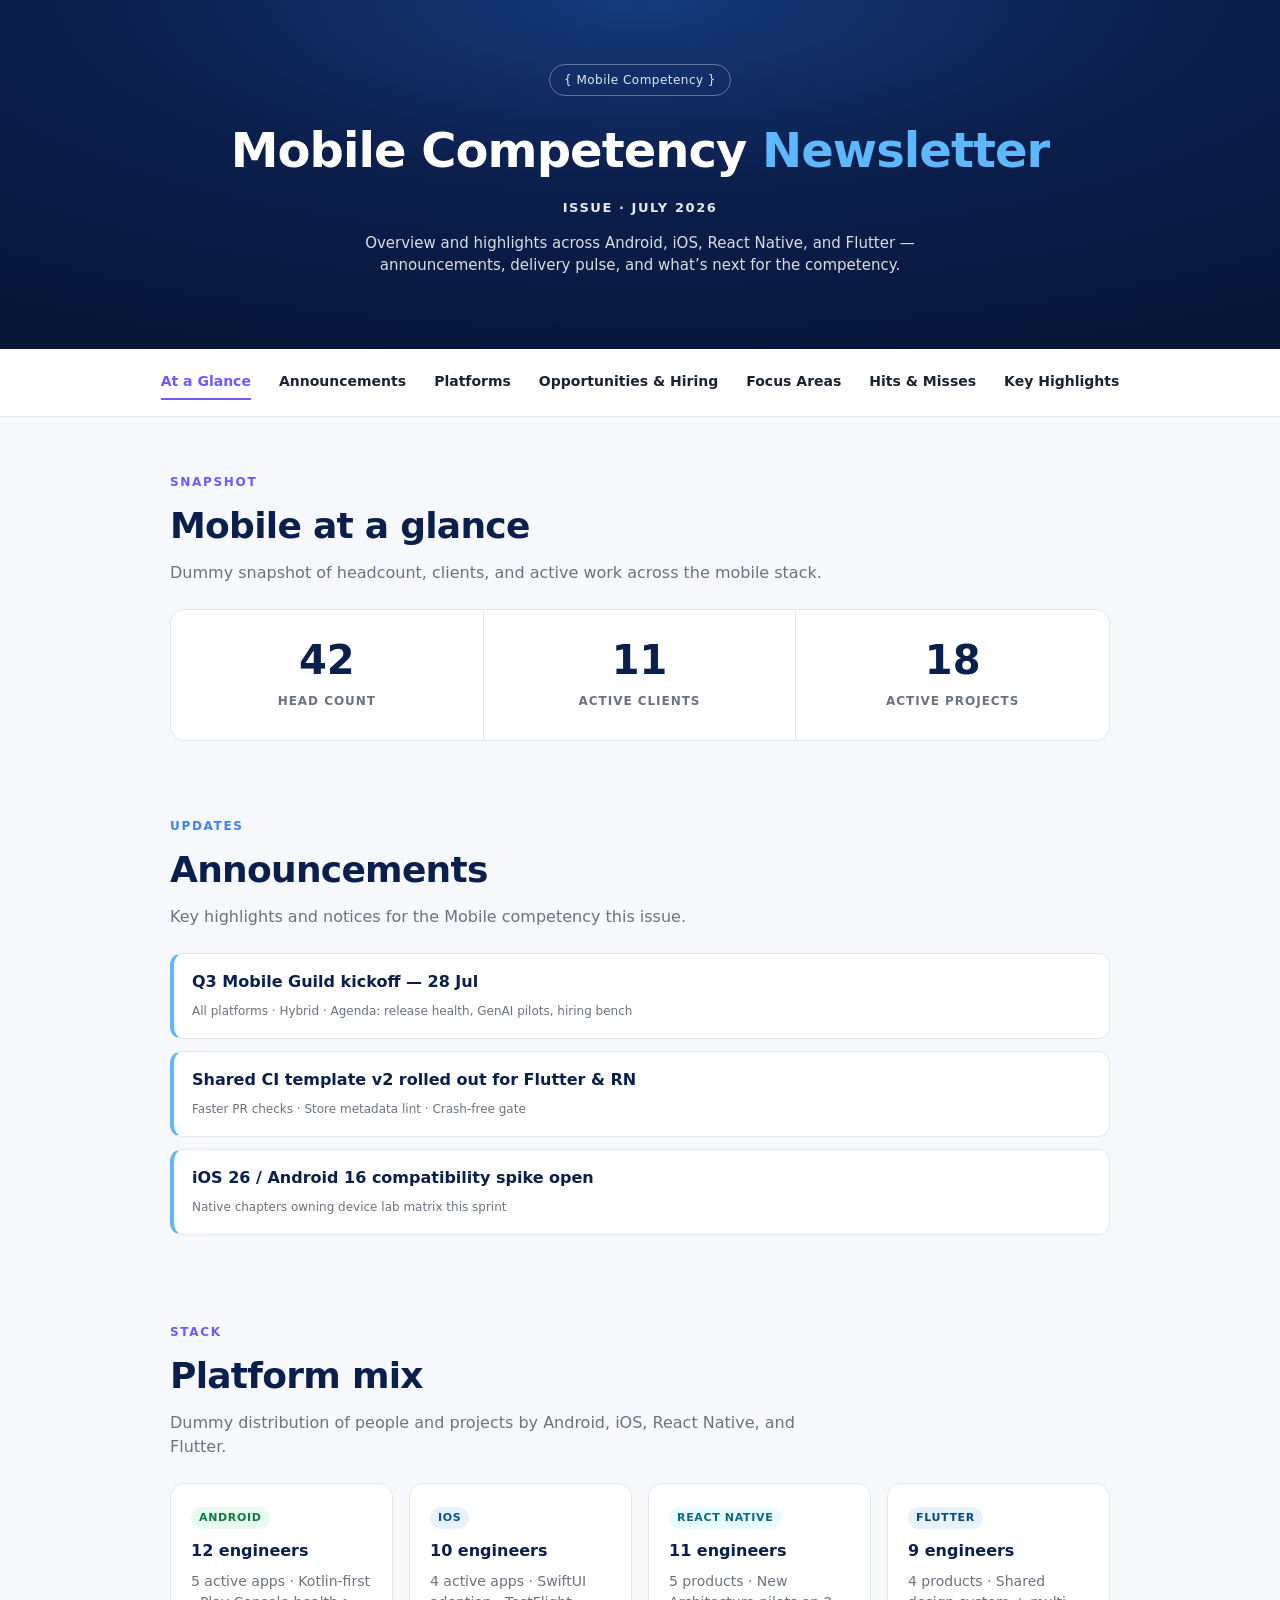
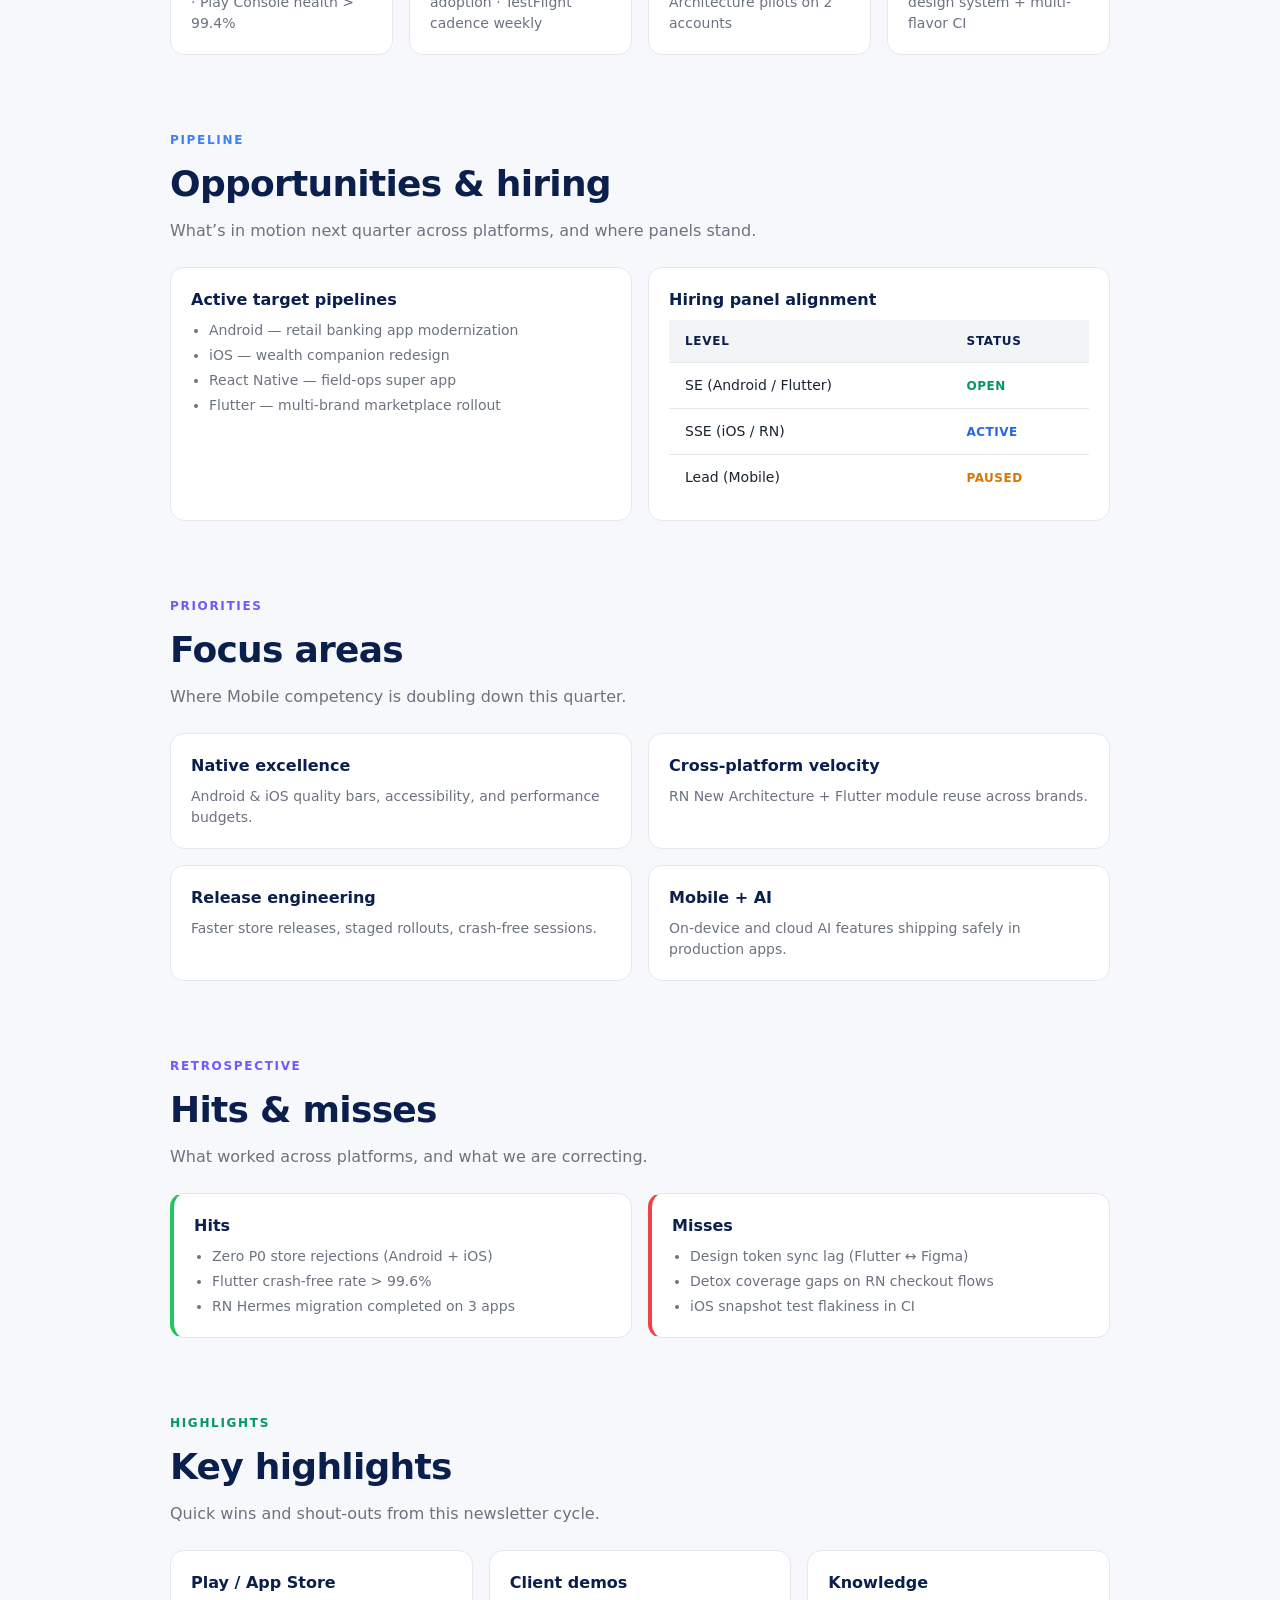
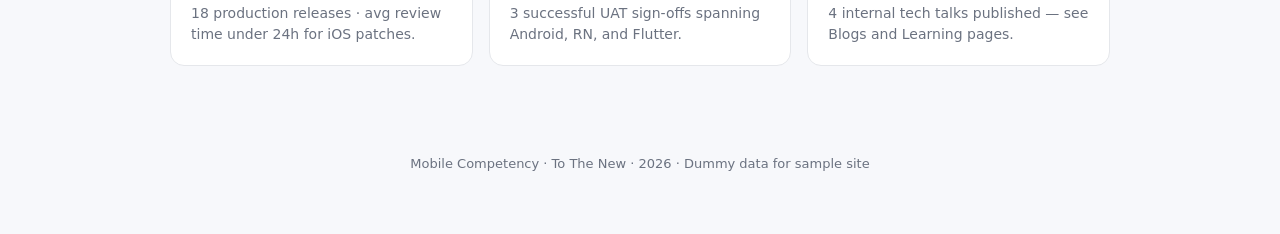
<file: index.html>
<!DOCTYPE html>
<html lang="en">
<head>
  <meta charset="UTF-8" />
  <meta name="viewport" content="width=device-width, initial-scale=1" />
  <meta http-equiv="refresh" content="0; url=home.html" />
  <title>Mobile Competency</title>
  <link rel="canonical" href="home.html" />
  <script>location.replace("home.html");</script>
</head>
<body>
  <p><a href="home.html">Continue to Mobile Competency Home</a></p>
</body>
</html>
</file>
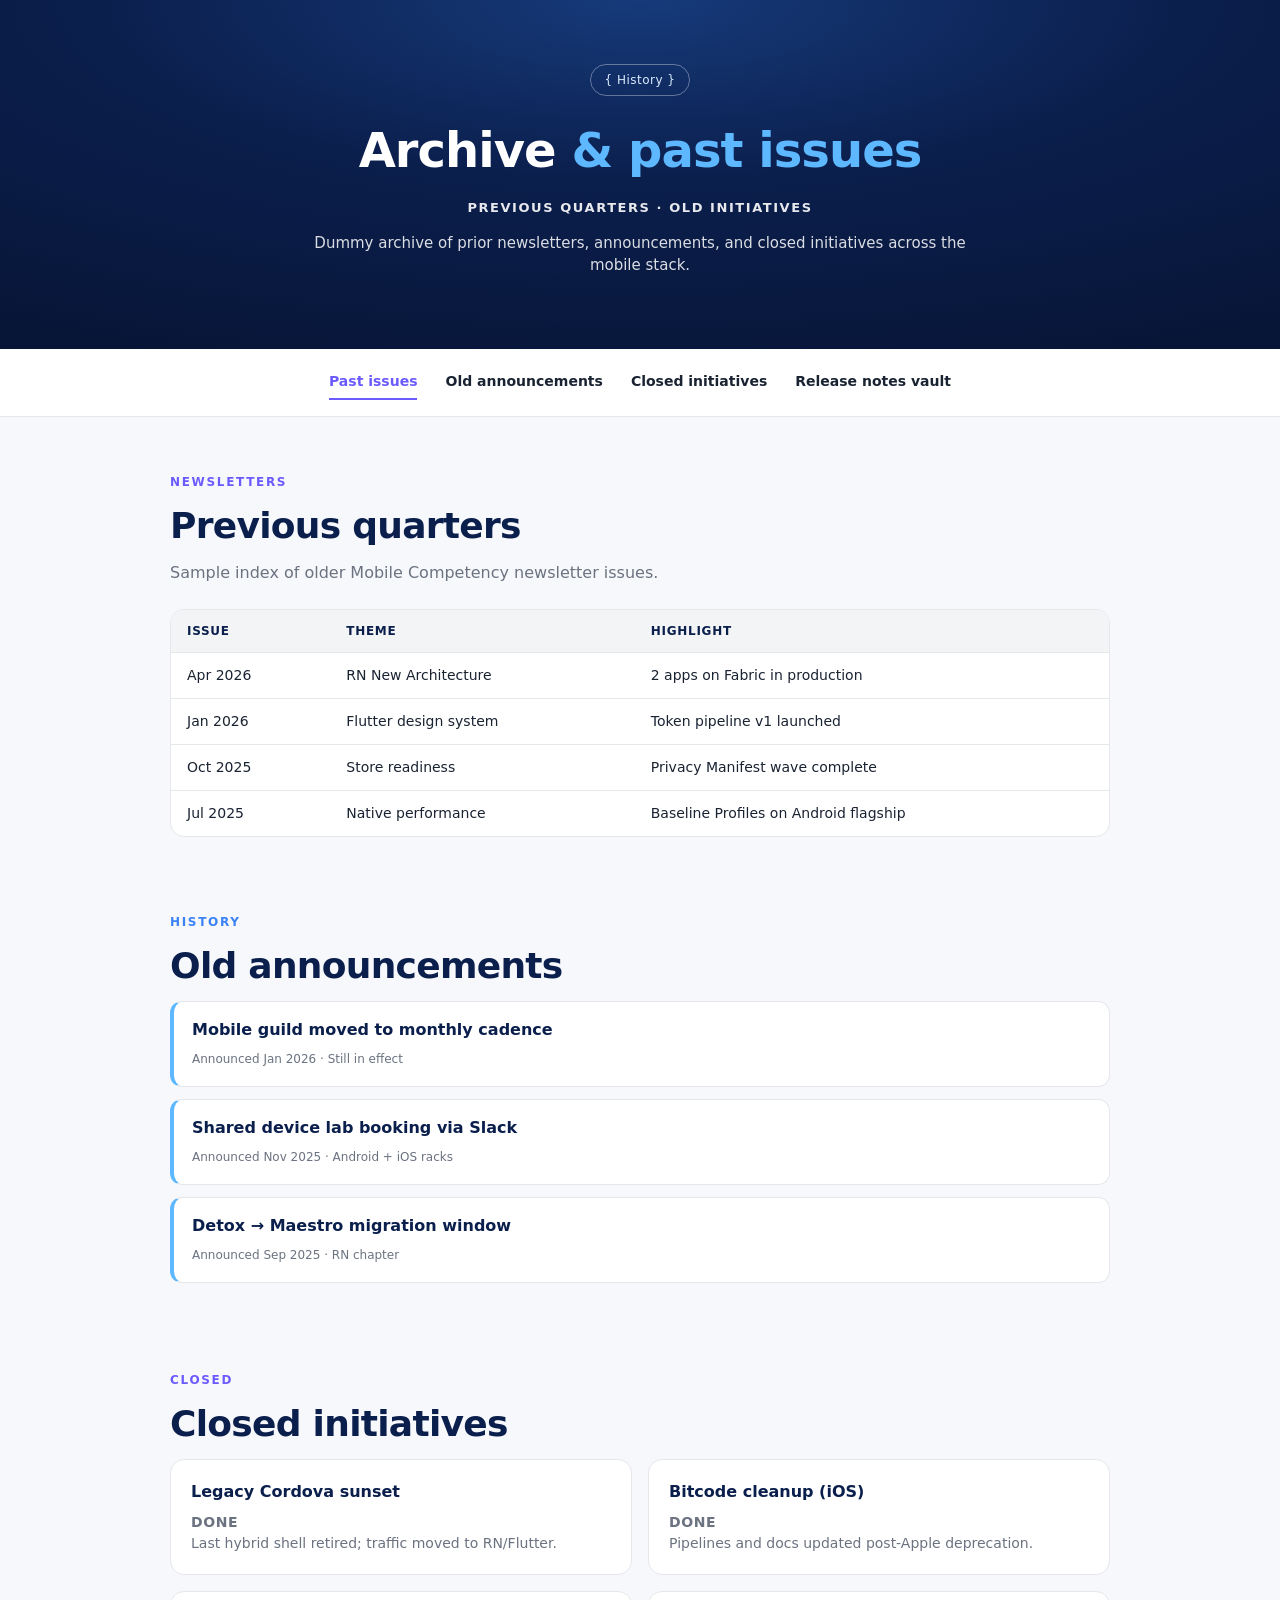
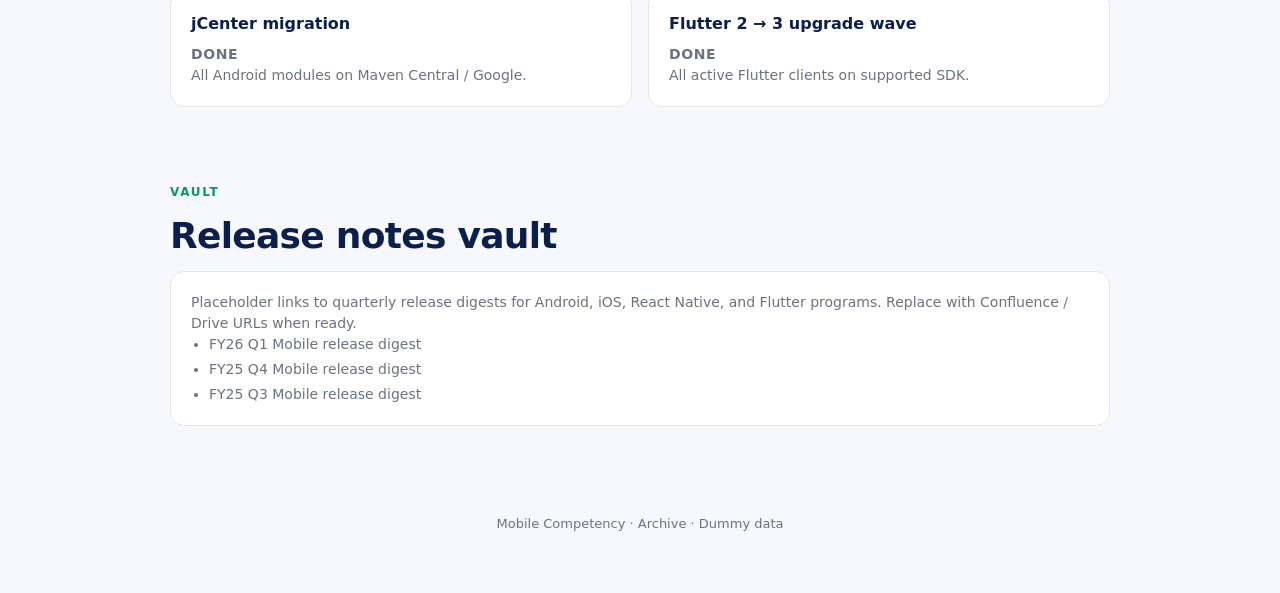
<file: archive.html>
<!DOCTYPE html>
<html lang="en">
<head>
  <meta charset="UTF-8" />
  <meta name="viewport" content="width=device-width, initial-scale=1" />
  <title>Archive · Mobile Competency</title>
  <link rel="stylesheet" href="css/styles.css" />
</head>
<body>
  <!--
  <header class="site-header">
    <a class="brand" href="home.html">
      <div class="brand-mark">M</div>
      Mobile Competency Newsletter
    </a>
    <nav class="top-nav" aria-label="Site">
      <a href="home.html">Home</a>
      <a href="genai.html">GenAI</a>
      <a href="blogs.html">Blogs</a>
      <a href="growth.html">Growth</a>
      <a href="learning.html">Learning</a>
      <a href="initiatives.html">Initiatives</a>
      <a href="compliances.html">Compliances</a>
      <a href="rewards.html">Rewards</a>
      <a href="archive.html" class="active">Archive</a>
    </nav>
  </header>
  -->

  <section class="hero">
    <div class="hero-pill">{ History }</div>
    <h1>Archive <span>&amp; past issues</span></h1>
    <div class="hero-issue">PREVIOUS QUARTERS · OLD INITIATIVES</div>
    <p>Dummy archive of prior newsletters, announcements, and closed initiatives across the mobile stack.</p>
  </section>

  <nav class="section-tabs" id="sectionTabs" aria-label="On this page">
    <a href="#issues">Past issues</a>
    <a href="#announcements">Old announcements</a>
    <a href="#initiatives">Closed initiatives</a>
    <a href="#releases">Release notes vault</a>
  </nav>

  <main>
    <section class="section" id="issues">
      <div class="eyebrow">NEWSLETTERS</div>
      <h2>Previous quarters</h2>
      <p class="lead">Sample index of older Mobile Competency newsletter issues.</p>
      <div class="table-wrap">
        <table>
          <thead>
            <tr><th>ISSUE</th><th>THEME</th><th>HIGHLIGHT</th></tr>
          </thead>
          <tbody>
            <tr><td>Apr 2026</td><td>RN New Architecture</td><td>2 apps on Fabric in production</td></tr>
            <tr><td>Jan 2026</td><td>Flutter design system</td><td>Token pipeline v1 launched</td></tr>
            <tr><td>Oct 2025</td><td>Store readiness</td><td>Privacy Manifest wave complete</td></tr>
            <tr><td>Jul 2025</td><td>Native performance</td><td>Baseline Profiles on Android flagship</td></tr>
          </tbody>
        </table>
      </div>
    </section>

    <section class="section" id="announcements">
      <div class="eyebrow blue">HISTORY</div>
      <h2>Old announcements</h2>
      <div class="announcement">
        <strong>Mobile guild moved to monthly cadence</strong>
        <span>Announced Jan 2026 · Still in effect</span>
      </div>
      <div class="announcement">
        <strong>Shared device lab booking via Slack</strong>
        <span>Announced Nov 2025 · Android + iOS racks</span>
      </div>
      <div class="announcement">
        <strong>Detox → Maestro migration window</strong>
        <span>Announced Sep 2025 · RN chapter</span>
      </div>
    </section>

    <section class="section" id="initiatives">
      <div class="eyebrow">CLOSED</div>
      <h2>Closed initiatives</h2>
      <div class="card-grid">
        <div class="card">
          <h3>Legacy Cordova sunset</h3>
          <p class="status done">DONE</p>
          <p>Last hybrid shell retired; traffic moved to RN/Flutter.</p>
        </div>
        <div class="card">
          <h3>Bitcode cleanup (iOS)</h3>
          <p class="status done">DONE</p>
          <p>Pipelines and docs updated post-Apple deprecation.</p>
        </div>
        <div class="card">
          <h3>jCenter migration</h3>
          <p class="status done">DONE</p>
          <p>All Android modules on Maven Central / Google.</p>
        </div>
        <div class="card">
          <h3>Flutter 2 → 3 upgrade wave</h3>
          <p class="status done">DONE</p>
          <p>All active Flutter clients on supported SDK.</p>
        </div>
      </div>
    </section>

    <section class="section" id="releases">
      <div class="eyebrow green">VAULT</div>
      <h2>Release notes vault</h2>
      <div class="card">
        <p>Placeholder links to quarterly release digests for Android, iOS, React Native, and Flutter programs. Replace with Confluence / Drive URLs when ready.</p>
        <ul>
          <li>FY26 Q1 Mobile release digest</li>
          <li>FY25 Q4 Mobile release digest</li>
          <li>FY25 Q3 Mobile release digest</li>
        </ul>
      </div>
    </section>
  </main>

  <footer>Mobile Competency · Archive · Dummy data</footer>
  <script src="js/scroll-spy.js"></script>
</body>
</html>
</file>
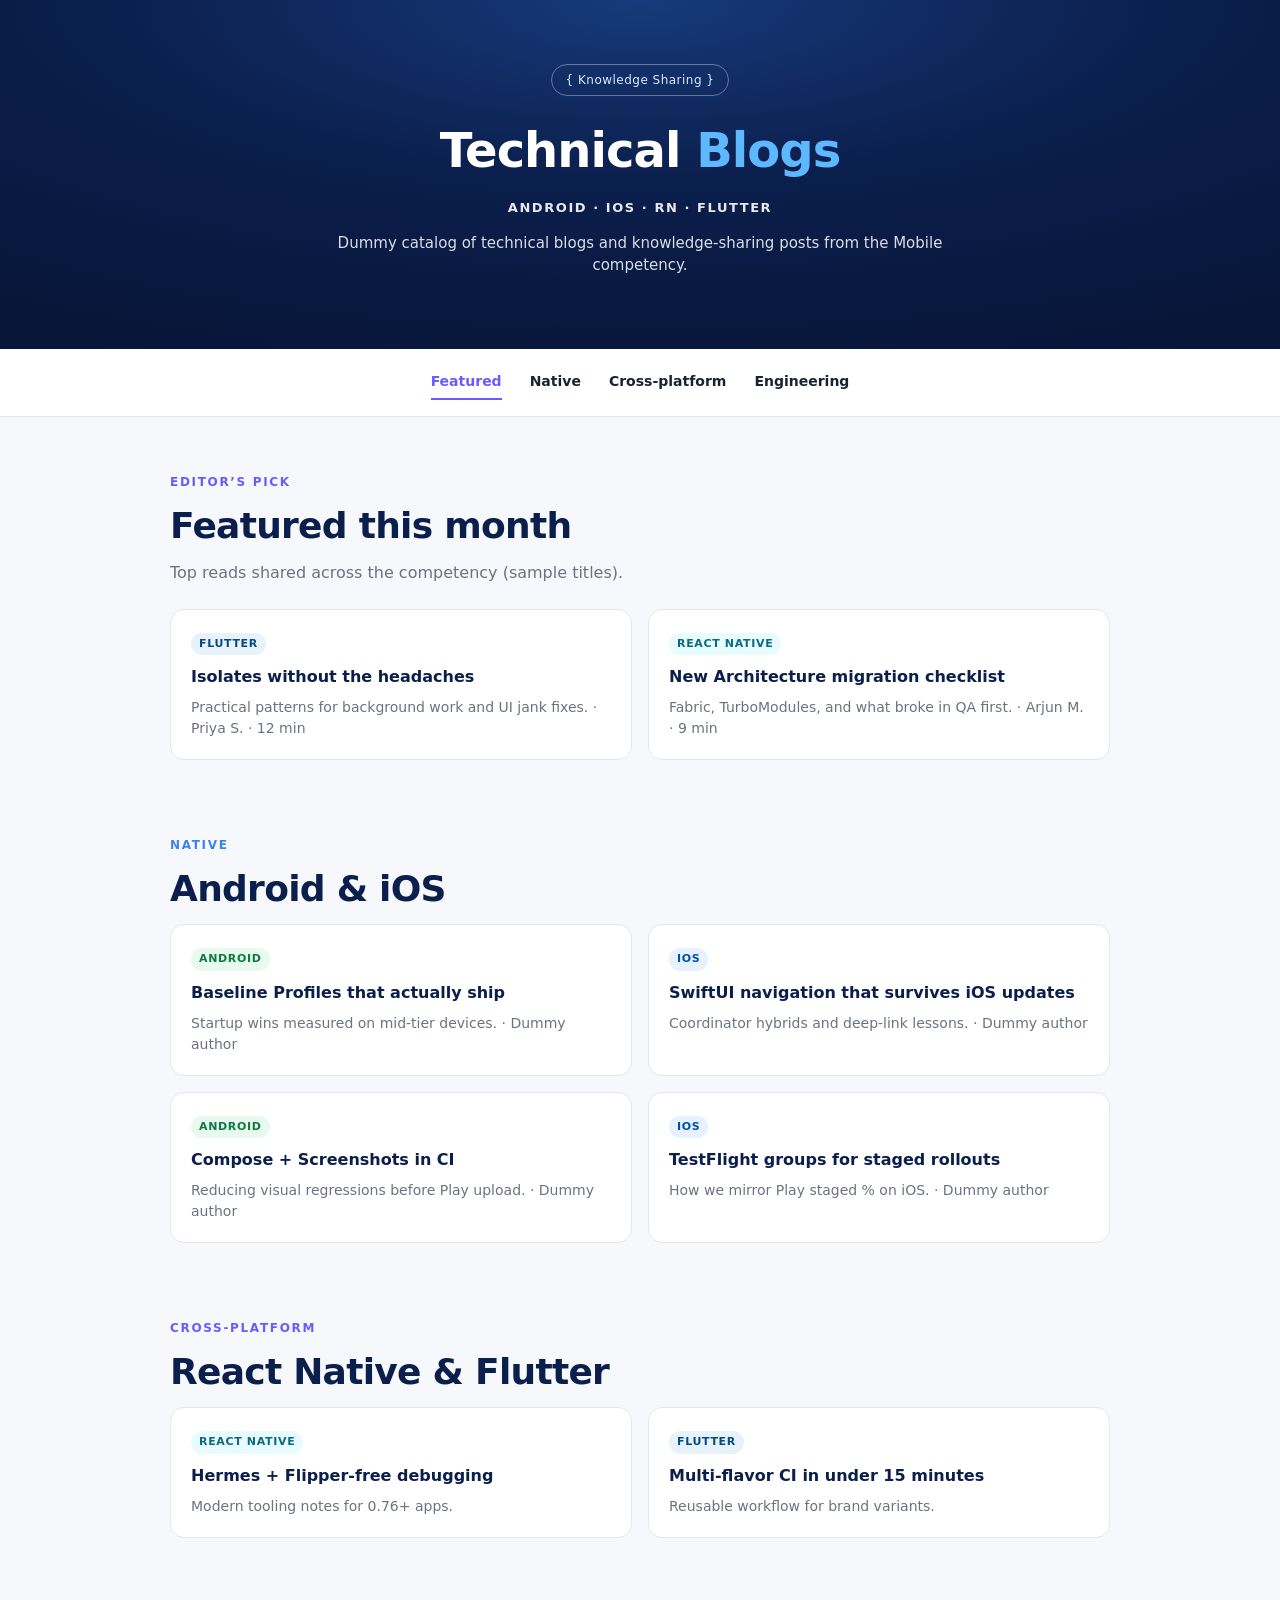
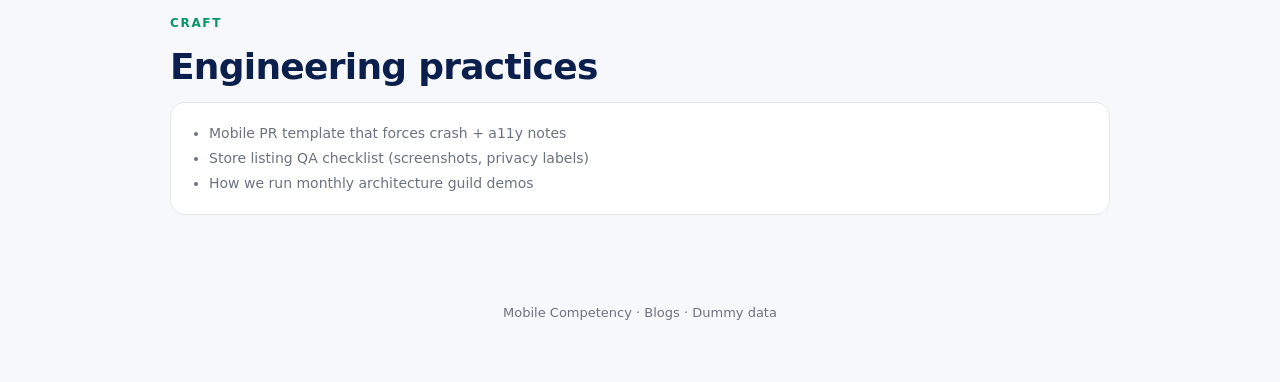
<file: blogs.html>
<!DOCTYPE html>
<html lang="en">
<head>
  <meta charset="UTF-8" />
  <meta name="viewport" content="width=device-width, initial-scale=1" />
  <title>Blogs · Mobile Competency</title>
  <link rel="stylesheet" href="css/styles.css" />
</head>
<body>
  <!--
  <header class="site-header">
    <a class="brand" href="home.html">
      <div class="brand-mark">M</div>
      Mobile Competency Newsletter
    </a>
    <nav class="top-nav" aria-label="Site">
      <a href="home.html">Home</a>
      <a href="genai.html">GenAI</a>
      <a href="blogs.html" class="active">Blogs</a>
      <a href="growth.html">Growth</a>
      <a href="learning.html">Learning</a>
      <a href="initiatives.html">Initiatives</a>
      <a href="compliances.html">Compliances</a>
      <a href="rewards.html">Rewards</a>
      <a href="archive.html">Archive</a>
    </nav>
  </header>
  -->

  <section class="hero">
    <div class="hero-pill">{ Knowledge Sharing }</div>
    <h1>Technical <span>Blogs</span></h1>
    <div class="hero-issue">ANDROID · IOS · RN · FLUTTER</div>
    <p>Dummy catalog of technical blogs and knowledge-sharing posts from the Mobile competency.</p>
  </section>

  <nav class="section-tabs" id="sectionTabs" aria-label="On this page">
    <a href="#featured">Featured</a>
    <a href="#android-ios">Native</a>
    <a href="#cross">Cross-platform</a>
    <a href="#process">Engineering</a>
  </nav>

  <main>
    <section class="section" id="featured">
      <div class="eyebrow">EDITOR’S PICK</div>
      <h2>Featured this month</h2>
      <p class="lead">Top reads shared across the competency (sample titles).</p>
      <div class="card-grid">
        <div class="card">
          <span class="platform-tag flutter">FLUTTER</span>
          <h3>Isolates without the headaches</h3>
          <p>Practical patterns for background work and UI jank fixes. · Priya S. · 12 min</p>
        </div>
        <div class="card">
          <span class="platform-tag rn">REACT NATIVE</span>
          <h3>New Architecture migration checklist</h3>
          <p>Fabric, TurboModules, and what broke in QA first. · Arjun M. · 9 min</p>
        </div>
      </div>
    </section>

    <section class="section" id="android-ios">
      <div class="eyebrow blue">NATIVE</div>
      <h2>Android &amp; iOS</h2>
      <div class="card-grid">
        <div class="card">
          <span class="platform-tag android">ANDROID</span>
          <h3>Baseline Profiles that actually ship</h3>
          <p>Startup wins measured on mid-tier devices. · Dummy author</p>
        </div>
        <div class="card">
          <span class="platform-tag ios">IOS</span>
          <h3>SwiftUI navigation that survives iOS updates</h3>
          <p>Coordinator hybrids and deep-link lessons. · Dummy author</p>
        </div>
        <div class="card">
          <span class="platform-tag android">ANDROID</span>
          <h3>Compose + Screenshots in CI</h3>
          <p>Reducing visual regressions before Play upload. · Dummy author</p>
        </div>
        <div class="card">
          <span class="platform-tag ios">IOS</span>
          <h3>TestFlight groups for staged rollouts</h3>
          <p>How we mirror Play staged % on iOS. · Dummy author</p>
        </div>
      </div>
    </section>

    <section class="section" id="cross">
      <div class="eyebrow">CROSS-PLATFORM</div>
      <h2>React Native &amp; Flutter</h2>
      <div class="card-grid">
        <div class="card">
          <span class="platform-tag rn">REACT NATIVE</span>
          <h3>Hermes + Flipper-free debugging</h3>
          <p>Modern tooling notes for 0.76+ apps.</p>
        </div>
        <div class="card">
          <span class="platform-tag flutter">FLUTTER</span>
          <h3>Multi-flavor CI in under 15 minutes</h3>
          <p>Reusable workflow for brand variants.</p>
        </div>
      </div>
    </section>

    <section class="section" id="process">
      <div class="eyebrow green">CRAFT</div>
      <h2>Engineering practices</h2>
      <div class="card">
        <ul>
          <li>Mobile PR template that forces crash + a11y notes</li>
          <li>Store listing QA checklist (screenshots, privacy labels)</li>
          <li>How we run monthly architecture guild demos</li>
        </ul>
      </div>
    </section>
  </main>

  <footer>Mobile Competency · Blogs · Dummy data</footer>
  <script src="js/scroll-spy.js"></script>
</body>
</html>
</file>
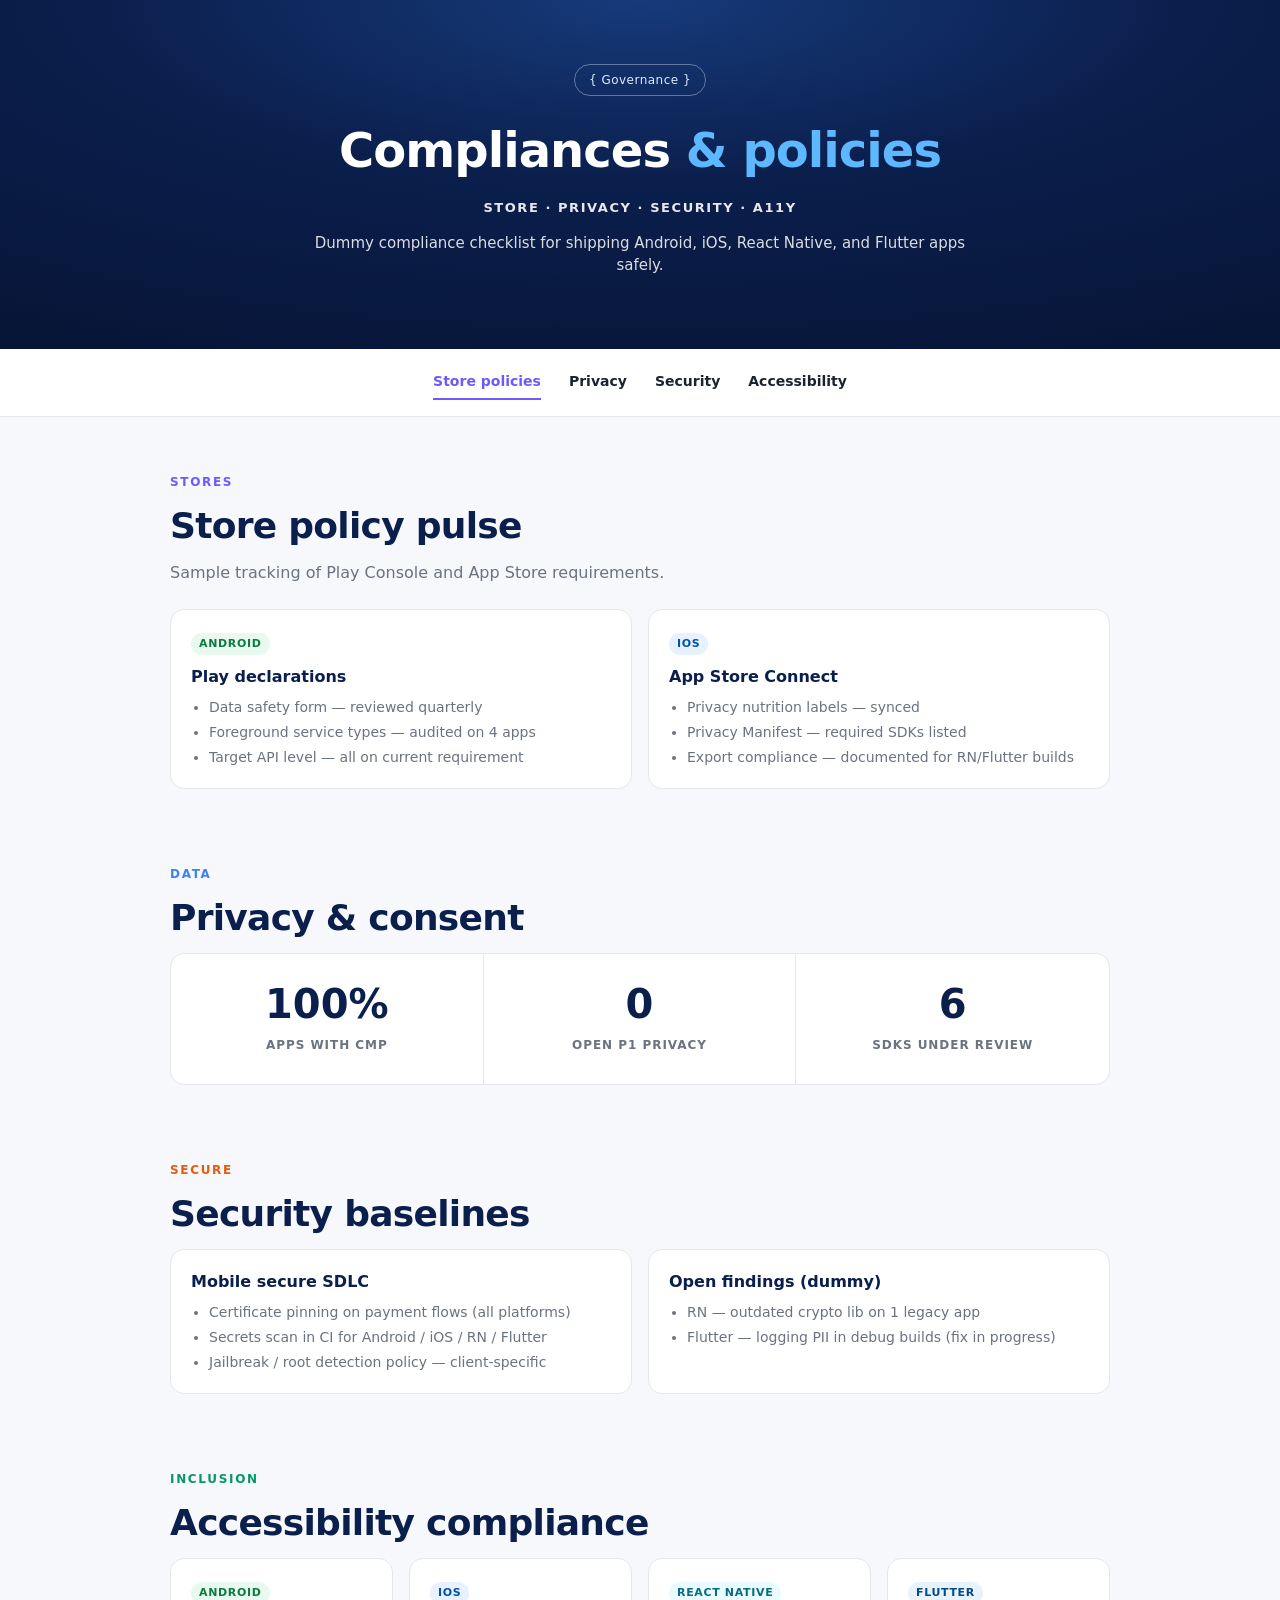
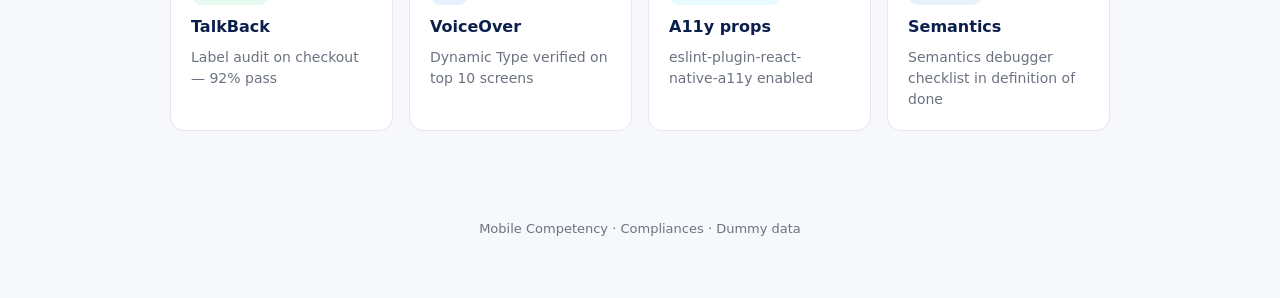
<file: compliances.html>
<!DOCTYPE html>
<html lang="en">
<head>
  <meta charset="UTF-8" />
  <meta name="viewport" content="width=device-width, initial-scale=1" />
  <title>Compliances · Mobile Competency</title>
  <link rel="stylesheet" href="css/styles.css" />
</head>
<body>
  <!--
  <header class="site-header">
    <a class="brand" href="home.html">
      <div class="brand-mark">M</div>
      Mobile Competency Newsletter
    </a>
    <nav class="top-nav" aria-label="Site">
      <a href="home.html">Home</a>
      <a href="genai.html">GenAI</a>
      <a href="blogs.html">Blogs</a>
      <a href="growth.html">Growth</a>
      <a href="learning.html">Learning</a>
      <a href="initiatives.html">Initiatives</a>
      <a href="compliances.html" class="active">Compliances</a>
      <a href="rewards.html">Rewards</a>
      <a href="archive.html">Archive</a>
    </nav>
  </header>
  -->

  <section class="hero">
    <div class="hero-pill">{ Governance }</div>
    <h1>Compliances <span>&amp; policies</span></h1>
    <div class="hero-issue">STORE · PRIVACY · SECURITY · A11Y</div>
    <p>Dummy compliance checklist for shipping Android, iOS, React Native, and Flutter apps safely.</p>
  </section>

  <nav class="section-tabs" id="sectionTabs" aria-label="On this page">
    <a href="#store">Store policies</a>
    <a href="#privacy">Privacy</a>
    <a href="#security">Security</a>
    <a href="#a11y">Accessibility</a>
  </nav>

  <main>
    <section class="section" id="store">
      <div class="eyebrow">STORES</div>
      <h2>Store policy pulse</h2>
      <p class="lead">Sample tracking of Play Console and App Store requirements.</p>
      <div class="card-grid">
        <div class="card">
          <span class="platform-tag android">ANDROID</span>
          <h3>Play declarations</h3>
          <ul>
            <li>Data safety form — reviewed quarterly</li>
            <li>Foreground service types — audited on 4 apps</li>
            <li>Target API level — all on current requirement</li>
          </ul>
        </div>
        <div class="card">
          <span class="platform-tag ios">IOS</span>
          <h3>App Store Connect</h3>
          <ul>
            <li>Privacy nutrition labels — synced</li>
            <li>Privacy Manifest — required SDKs listed</li>
            <li>Export compliance — documented for RN/Flutter builds</li>
          </ul>
        </div>
      </div>
    </section>

    <section class="section" id="privacy">
      <div class="eyebrow blue">DATA</div>
      <h2>Privacy &amp; consent</h2>
      <div class="metrics">
        <div class="metric"><strong>100%</strong><span>APPS WITH CMP</span></div>
        <div class="metric"><strong>0</strong><span>OPEN P1 PRIVACY</span></div>
        <div class="metric"><strong>6</strong><span>SDKS UNDER REVIEW</span></div>
      </div>
    </section>

    <section class="section" id="security">
      <div class="eyebrow orange">SECURE</div>
      <h2>Security baselines</h2>
      <div class="card-grid">
        <div class="card">
          <h3>Mobile secure SDLC</h3>
          <ul>
            <li>Certificate pinning on payment flows (all platforms)</li>
            <li>Secrets scan in CI for Android / iOS / RN / Flutter</li>
            <li>Jailbreak / root detection policy — client-specific</li>
          </ul>
        </div>
        <div class="card">
          <h3>Open findings (dummy)</h3>
          <ul>
            <li>RN — outdated crypto lib on 1 legacy app</li>
            <li>Flutter — logging PII in debug builds (fix in progress)</li>
          </ul>
        </div>
      </div>
    </section>

    <section class="section" id="a11y">
      <div class="eyebrow green">INCLUSION</div>
      <h2>Accessibility compliance</h2>
      <div class="card-grid four">
        <div class="card"><span class="platform-tag android">ANDROID</span><h3>TalkBack</h3><p>Label audit on checkout — 92% pass</p></div>
        <div class="card"><span class="platform-tag ios">IOS</span><h3>VoiceOver</h3><p>Dynamic Type verified on top 10 screens</p></div>
        <div class="card"><span class="platform-tag rn">REACT NATIVE</span><h3>A11y props</h3><p>eslint-plugin-react-native-a11y enabled</p></div>
        <div class="card"><span class="platform-tag flutter">FLUTTER</span><h3>Semantics</h3><p>Semantics debugger checklist in definition of done</p></div>
      </div>
    </section>
  </main>

  <footer>Mobile Competency · Compliances · Dummy data</footer>
  <script src="js/scroll-spy.js"></script>
</body>
</html>
</file>
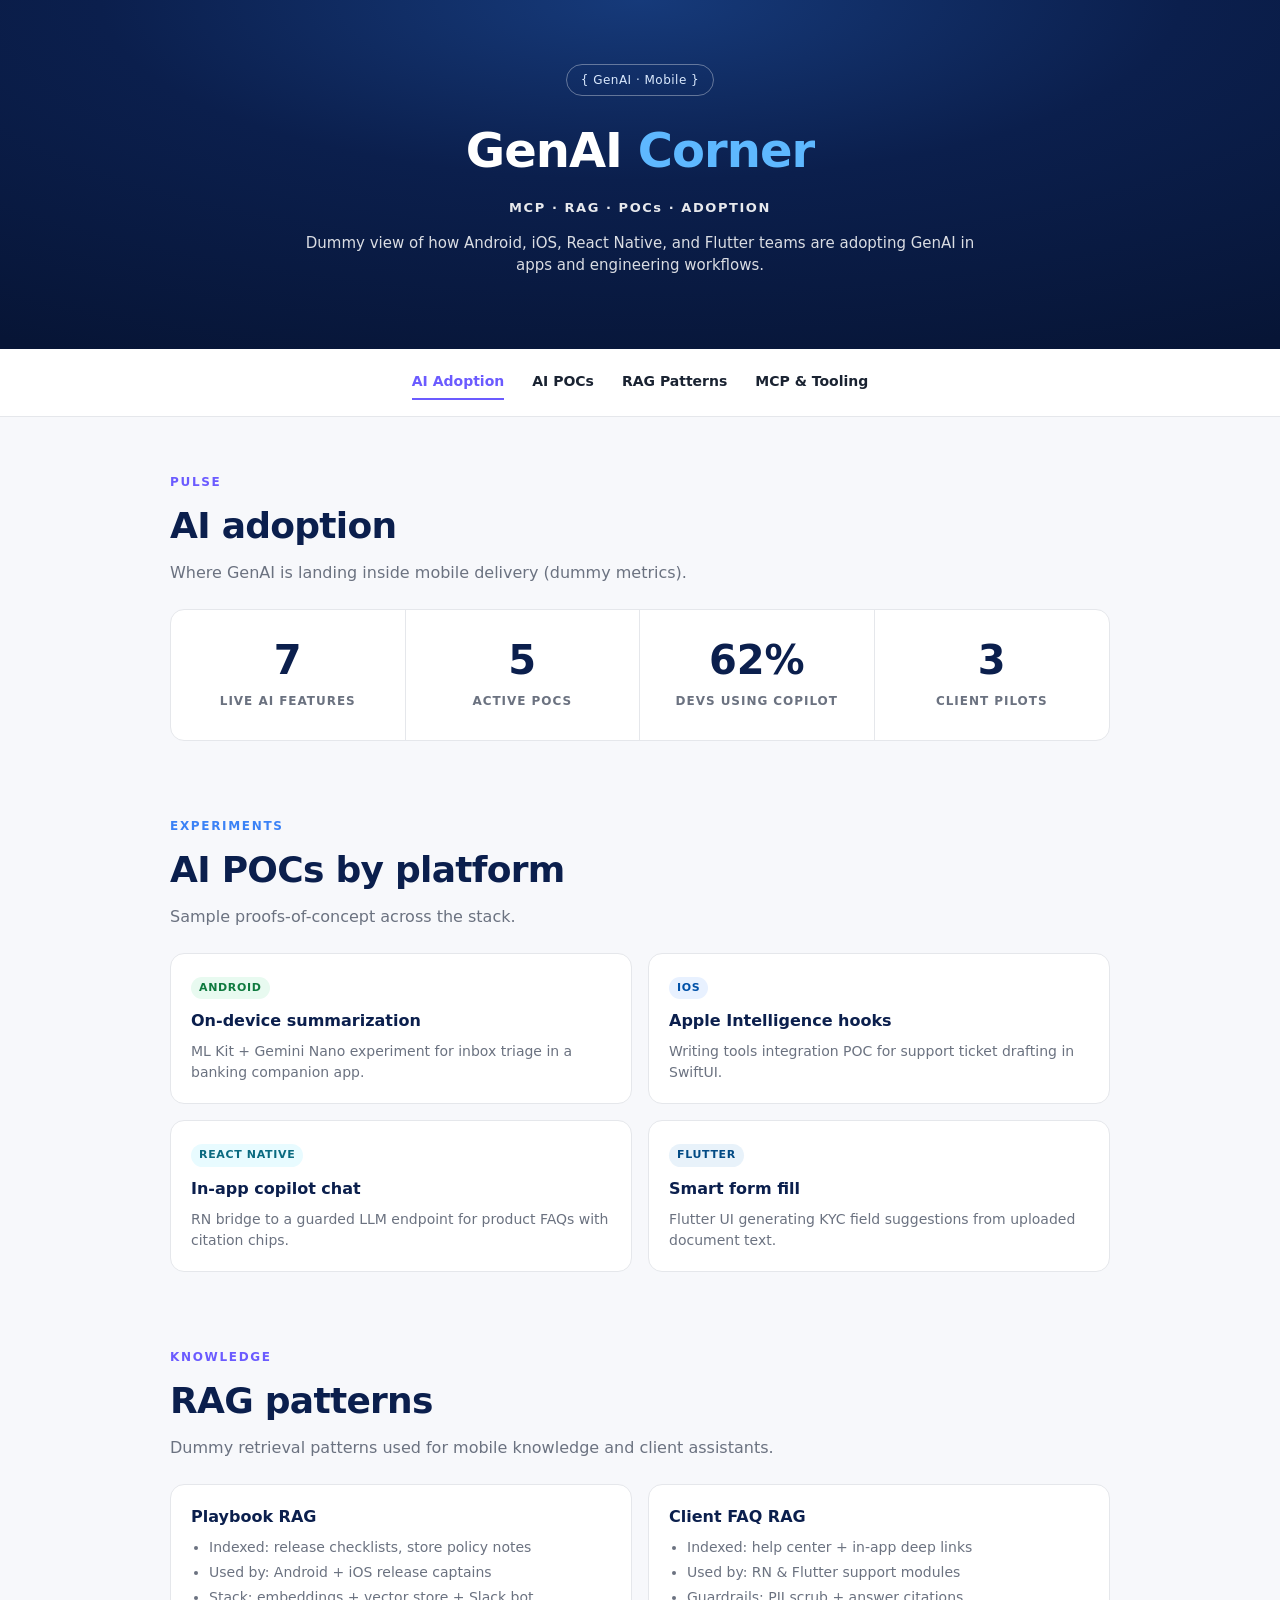
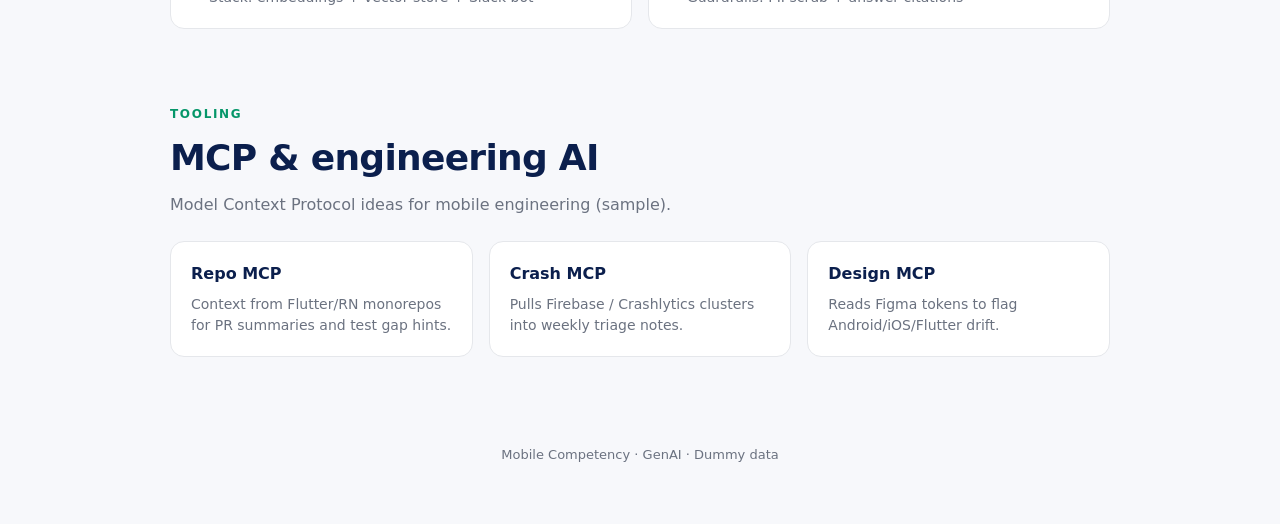
<file: genai.html>
<!DOCTYPE html>
<html lang="en">
<head>
  <meta charset="UTF-8" />
  <meta name="viewport" content="width=device-width, initial-scale=1" />
  <title>GenAI · Mobile Competency</title>
  <link rel="stylesheet" href="css/styles.css" />
</head>
<body>
  <!--
  <header class="site-header">
    <a class="brand" href="home.html">
      <div class="brand-mark">M</div>
      Mobile Competency Newsletter
    </a>
    <nav class="top-nav" aria-label="Site">
      <a href="home.html">Home</a>
      <a href="genai.html" class="active">GenAI</a>
      <a href="blogs.html">Blogs</a>
      <a href="growth.html">Growth</a>
      <a href="learning.html">Learning</a>
      <a href="initiatives.html">Initiatives</a>
      <a href="compliances.html">Compliances</a>
      <a href="rewards.html">Rewards</a>
      <a href="archive.html">Archive</a>
    </nav>
  </header>
  -->

  <section class="hero">
    <div class="hero-pill">{ GenAI · Mobile }</div>
    <h1>GenAI <span>Corner</span></h1>
    <div class="hero-issue">MCP · RAG · POCs · ADOPTION</div>
    <p>Dummy view of how Android, iOS, React Native, and Flutter teams are adopting GenAI in apps and engineering workflows.</p>
  </section>

  <nav class="section-tabs" id="sectionTabs" aria-label="On this page">
    <a href="#adoption">AI Adoption</a>
    <a href="#pocs">AI POCs</a>
    <a href="#rag">RAG Patterns</a>
    <a href="#mcp">MCP &amp; Tooling</a>
  </nav>

  <main>
    <section class="section" id="adoption">
      <div class="eyebrow">PULSE</div>
      <h2>AI adoption</h2>
      <p class="lead">Where GenAI is landing inside mobile delivery (dummy metrics).</p>
      <div class="metrics four">
        <div class="metric"><strong>7</strong><span>LIVE AI FEATURES</span></div>
        <div class="metric"><strong>5</strong><span>ACTIVE POCS</span></div>
        <div class="metric"><strong>62%</strong><span>DEVS USING COPILOT</span></div>
        <div class="metric"><strong>3</strong><span>CLIENT PILOTS</span></div>
      </div>
    </section>

    <section class="section" id="pocs">
      <div class="eyebrow blue">EXPERIMENTS</div>
      <h2>AI POCs by platform</h2>
      <p class="lead">Sample proofs-of-concept across the stack.</p>
      <div class="card-grid">
        <div class="card">
          <span class="platform-tag android">ANDROID</span>
          <h3>On-device summarization</h3>
          <p>ML Kit + Gemini Nano experiment for inbox triage in a banking companion app.</p>
        </div>
        <div class="card">
          <span class="platform-tag ios">IOS</span>
          <h3>Apple Intelligence hooks</h3>
          <p>Writing tools integration POC for support ticket drafting in SwiftUI.</p>
        </div>
        <div class="card">
          <span class="platform-tag rn">REACT NATIVE</span>
          <h3>In-app copilot chat</h3>
          <p>RN bridge to a guarded LLM endpoint for product FAQs with citation chips.</p>
        </div>
        <div class="card">
          <span class="platform-tag flutter">FLUTTER</span>
          <h3>Smart form fill</h3>
          <p>Flutter UI generating KYC field suggestions from uploaded document text.</p>
        </div>
      </div>
    </section>

    <section class="section" id="rag">
      <div class="eyebrow">KNOWLEDGE</div>
      <h2>RAG patterns</h2>
      <p class="lead">Dummy retrieval patterns used for mobile knowledge and client assistants.</p>
      <div class="card-grid">
        <div class="card">
          <h3>Playbook RAG</h3>
          <ul>
            <li>Indexed: release checklists, store policy notes</li>
            <li>Used by: Android + iOS release captains</li>
            <li>Stack: embeddings + vector store + Slack bot</li>
          </ul>
        </div>
        <div class="card">
          <h3>Client FAQ RAG</h3>
          <ul>
            <li>Indexed: help center + in-app deep links</li>
            <li>Used by: RN &amp; Flutter support modules</li>
            <li>Guardrails: PII scrub + answer citations</li>
          </ul>
        </div>
      </div>
    </section>

    <section class="section" id="mcp">
      <div class="eyebrow green">TOOLING</div>
      <h2>MCP &amp; engineering AI</h2>
      <p class="lead">Model Context Protocol ideas for mobile engineering (sample).</p>
      <div class="card-grid three">
        <div class="card"><h3>Repo MCP</h3><p>Context from Flutter/RN monorepos for PR summaries and test gap hints.</p></div>
        <div class="card"><h3>Crash MCP</h3><p>Pulls Firebase / Crashlytics clusters into weekly triage notes.</p></div>
        <div class="card"><h3>Design MCP</h3><p>Reads Figma tokens to flag Android/iOS/Flutter drift.</p></div>
      </div>
    </section>
  </main>

  <footer>Mobile Competency · GenAI · Dummy data</footer>
  <script src="js/scroll-spy.js"></script>
</body>
</html>
</file>
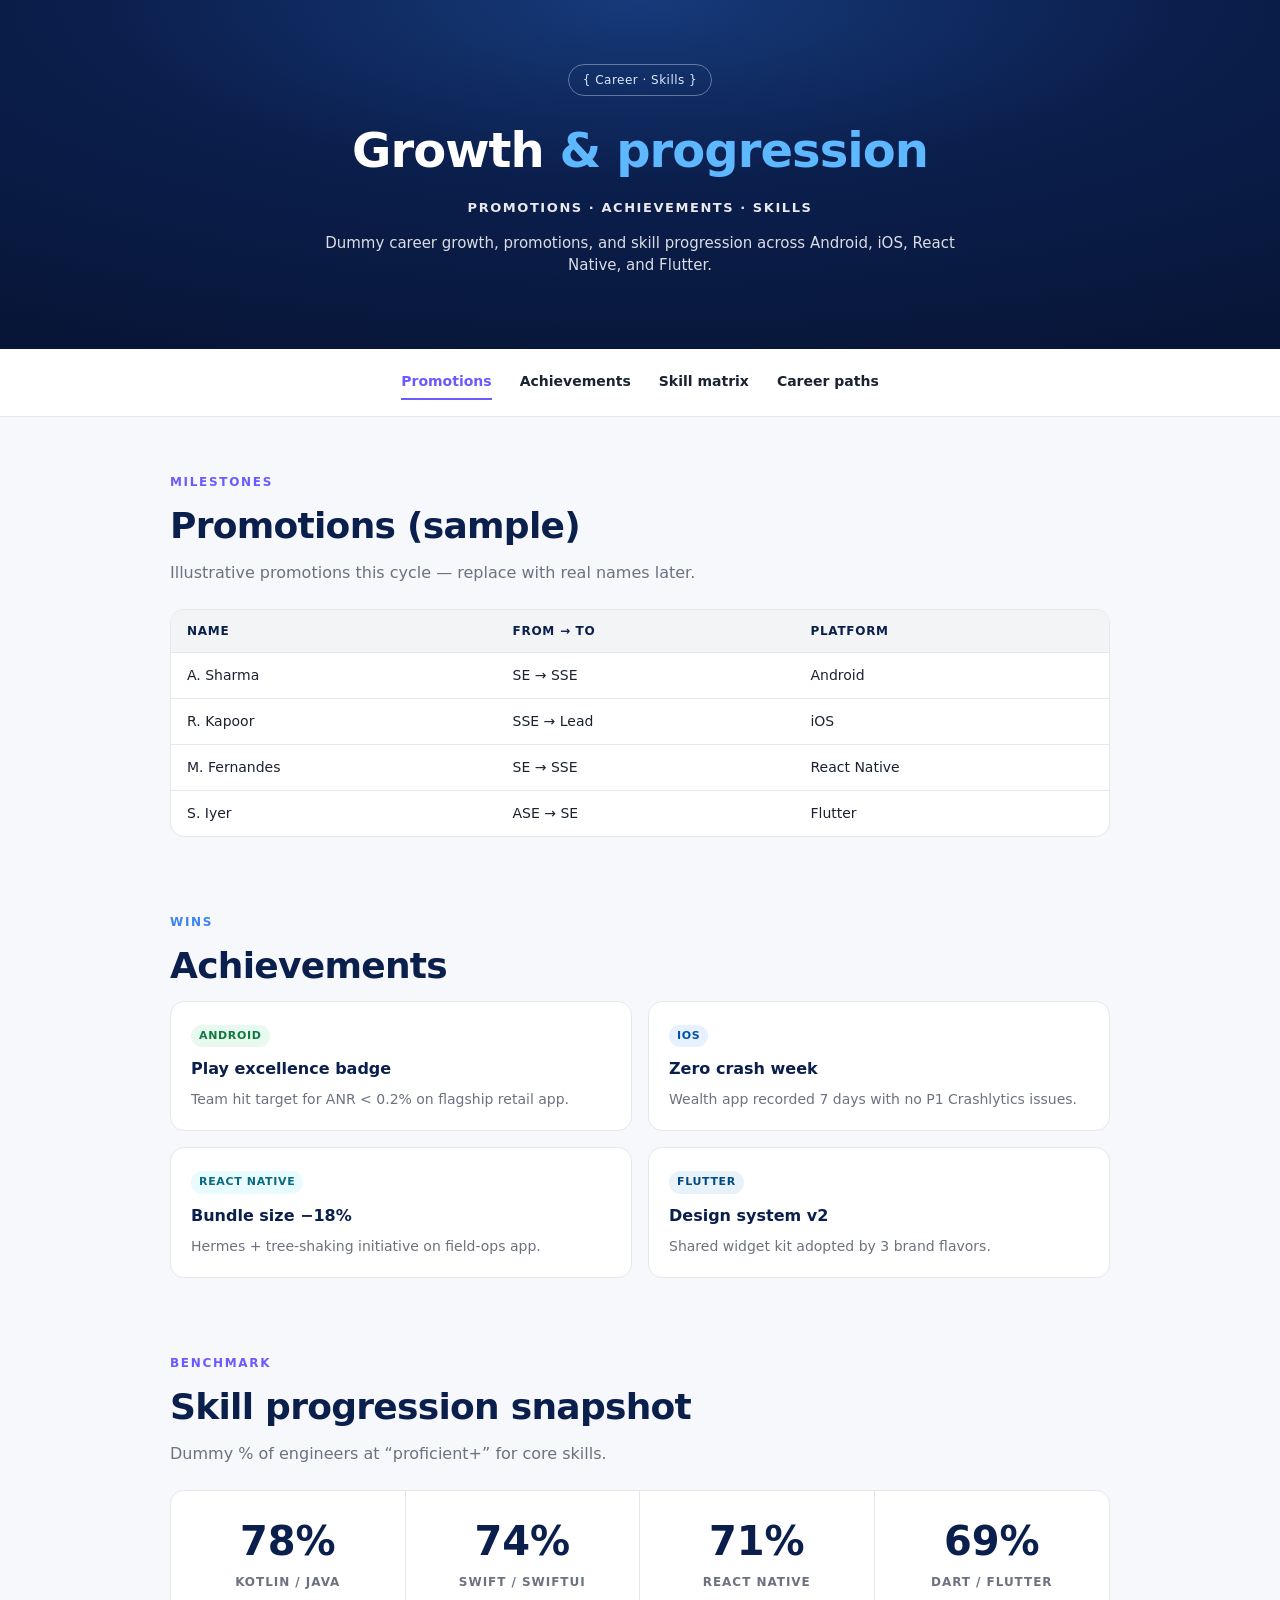
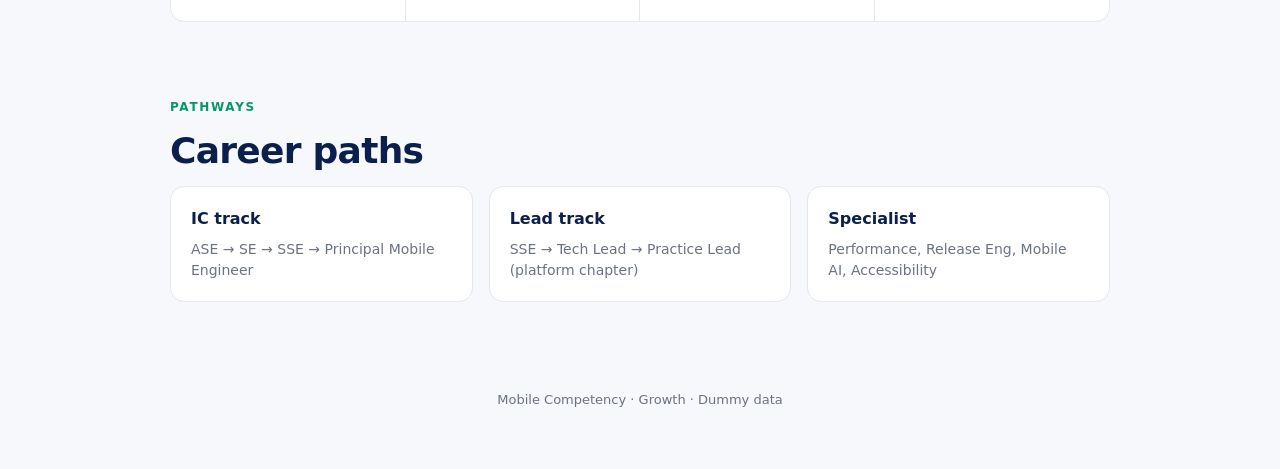
<file: growth.html>
<!DOCTYPE html>
<html lang="en">
<head>
  <meta charset="UTF-8" />
  <meta name="viewport" content="width=device-width, initial-scale=1" />
  <title>Growth · Mobile Competency</title>
  <link rel="stylesheet" href="css/styles.css" />
</head>
<body>
  <!--
  <header class="site-header">
    <a class="brand" href="home.html">
      <div class="brand-mark">M</div>
      Mobile Competency Newsletter
    </a>
    <nav class="top-nav" aria-label="Site">
      <a href="home.html">Home</a>
      <a href="genai.html">GenAI</a>
      <a href="blogs.html">Blogs</a>
      <a href="growth.html" class="active">Growth</a>
      <a href="learning.html">Learning</a>
      <a href="initiatives.html">Initiatives</a>
      <a href="compliances.html">Compliances</a>
      <a href="rewards.html">Rewards</a>
      <a href="archive.html">Archive</a>
    </nav>
  </header>
  -->

  <section class="hero">
    <div class="hero-pill">{ Career · Skills }</div>
    <h1>Growth <span>&amp; progression</span></h1>
    <div class="hero-issue">PROMOTIONS · ACHIEVEMENTS · SKILLS</div>
    <p>Dummy career growth, promotions, and skill progression across Android, iOS, React Native, and Flutter.</p>
  </section>

  <nav class="section-tabs" id="sectionTabs" aria-label="On this page">
    <a href="#promotions">Promotions</a>
    <a href="#achievements">Achievements</a>
    <a href="#skills">Skill matrix</a>
    <a href="#paths">Career paths</a>
  </nav>

  <main>
    <section class="section" id="promotions">
      <div class="eyebrow">MILESTONES</div>
      <h2>Promotions (sample)</h2>
      <p class="lead">Illustrative promotions this cycle — replace with real names later.</p>
      <div class="table-wrap">
        <table>
          <thead>
            <tr><th>NAME</th><th>FROM → TO</th><th>PLATFORM</th></tr>
          </thead>
          <tbody>
            <tr><td>A. Sharma</td><td>SE → SSE</td><td>Android</td></tr>
            <tr><td>R. Kapoor</td><td>SSE → Lead</td><td>iOS</td></tr>
            <tr><td>M. Fernandes</td><td>SE → SSE</td><td>React Native</td></tr>
            <tr><td>S. Iyer</td><td>ASE → SE</td><td>Flutter</td></tr>
          </tbody>
        </table>
      </div>
    </section>

    <section class="section" id="achievements">
      <div class="eyebrow blue">WINS</div>
      <h2>Achievements</h2>
      <div class="card-grid">
        <div class="card">
          <span class="platform-tag android">ANDROID</span>
          <h3>Play excellence badge</h3>
          <p>Team hit target for ANR &lt; 0.2% on flagship retail app.</p>
        </div>
        <div class="card">
          <span class="platform-tag ios">IOS</span>
          <h3>Zero crash week</h3>
          <p>Wealth app recorded 7 days with no P1 Crashlytics issues.</p>
        </div>
        <div class="card">
          <span class="platform-tag rn">REACT NATIVE</span>
          <h3>Bundle size −18%</h3>
          <p>Hermes + tree-shaking initiative on field-ops app.</p>
        </div>
        <div class="card">
          <span class="platform-tag flutter">FLUTTER</span>
          <h3>Design system v2</h3>
          <p>Shared widget kit adopted by 3 brand flavors.</p>
        </div>
      </div>
    </section>

    <section class="section" id="skills">
      <div class="eyebrow">BENCHMARK</div>
      <h2>Skill progression snapshot</h2>
      <p class="lead">Dummy % of engineers at “proficient+” for core skills.</p>
      <div class="metrics four">
        <div class="metric"><strong>78%</strong><span>KOTLIN / JAVA</span></div>
        <div class="metric"><strong>74%</strong><span>SWIFT / SWIFTUI</span></div>
        <div class="metric"><strong>71%</strong><span>REACT NATIVE</span></div>
        <div class="metric"><strong>69%</strong><span>DART / FLUTTER</span></div>
      </div>
    </section>

    <section class="section" id="paths">
      <div class="eyebrow green">PATHWAYS</div>
      <h2>Career paths</h2>
      <div class="card-grid three">
        <div class="card"><h3>IC track</h3><p>ASE → SE → SSE → Principal Mobile Engineer</p></div>
        <div class="card"><h3>Lead track</h3><p>SSE → Tech Lead → Practice Lead (platform chapter)</p></div>
        <div class="card"><h3>Specialist</h3><p>Performance, Release Eng, Mobile AI, Accessibility</p></div>
      </div>
    </section>
  </main>

  <footer>Mobile Competency · Growth · Dummy data</footer>
  <script src="js/scroll-spy.js"></script>
</body>
</html>
</file>
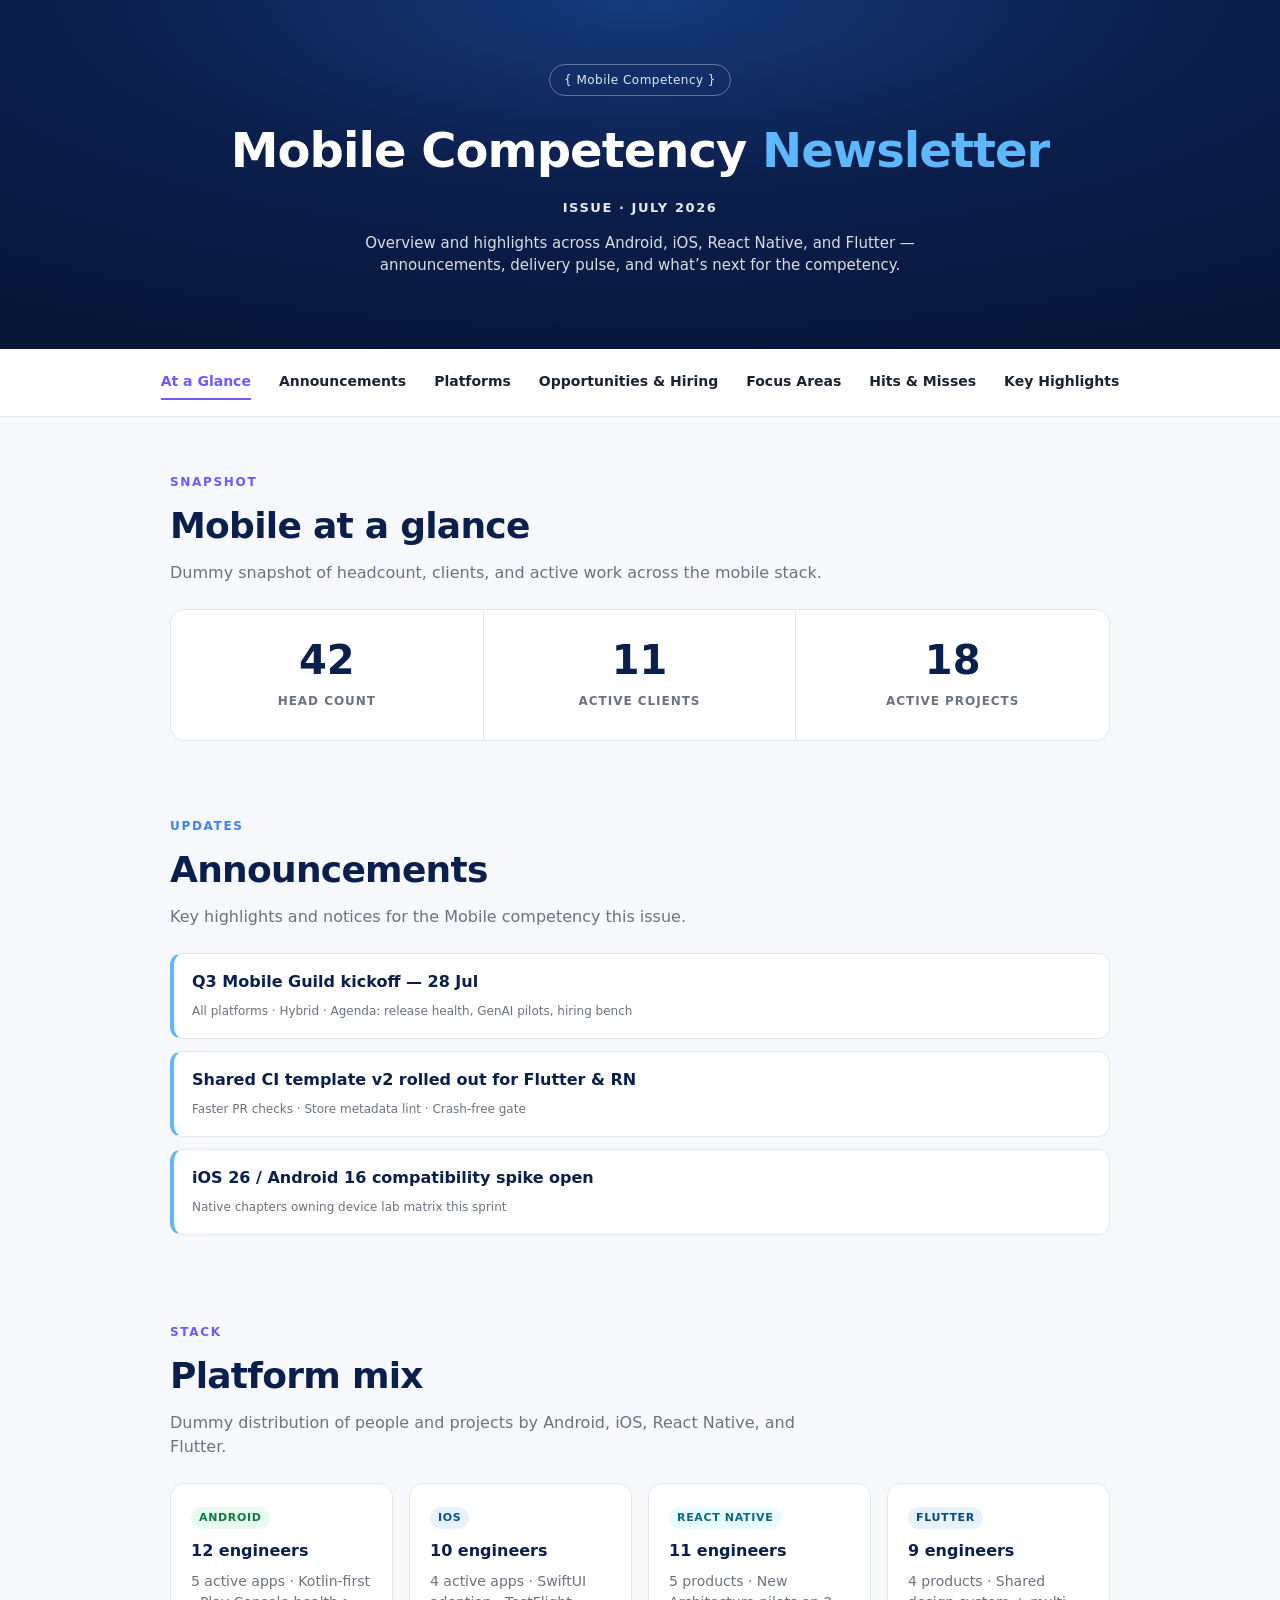
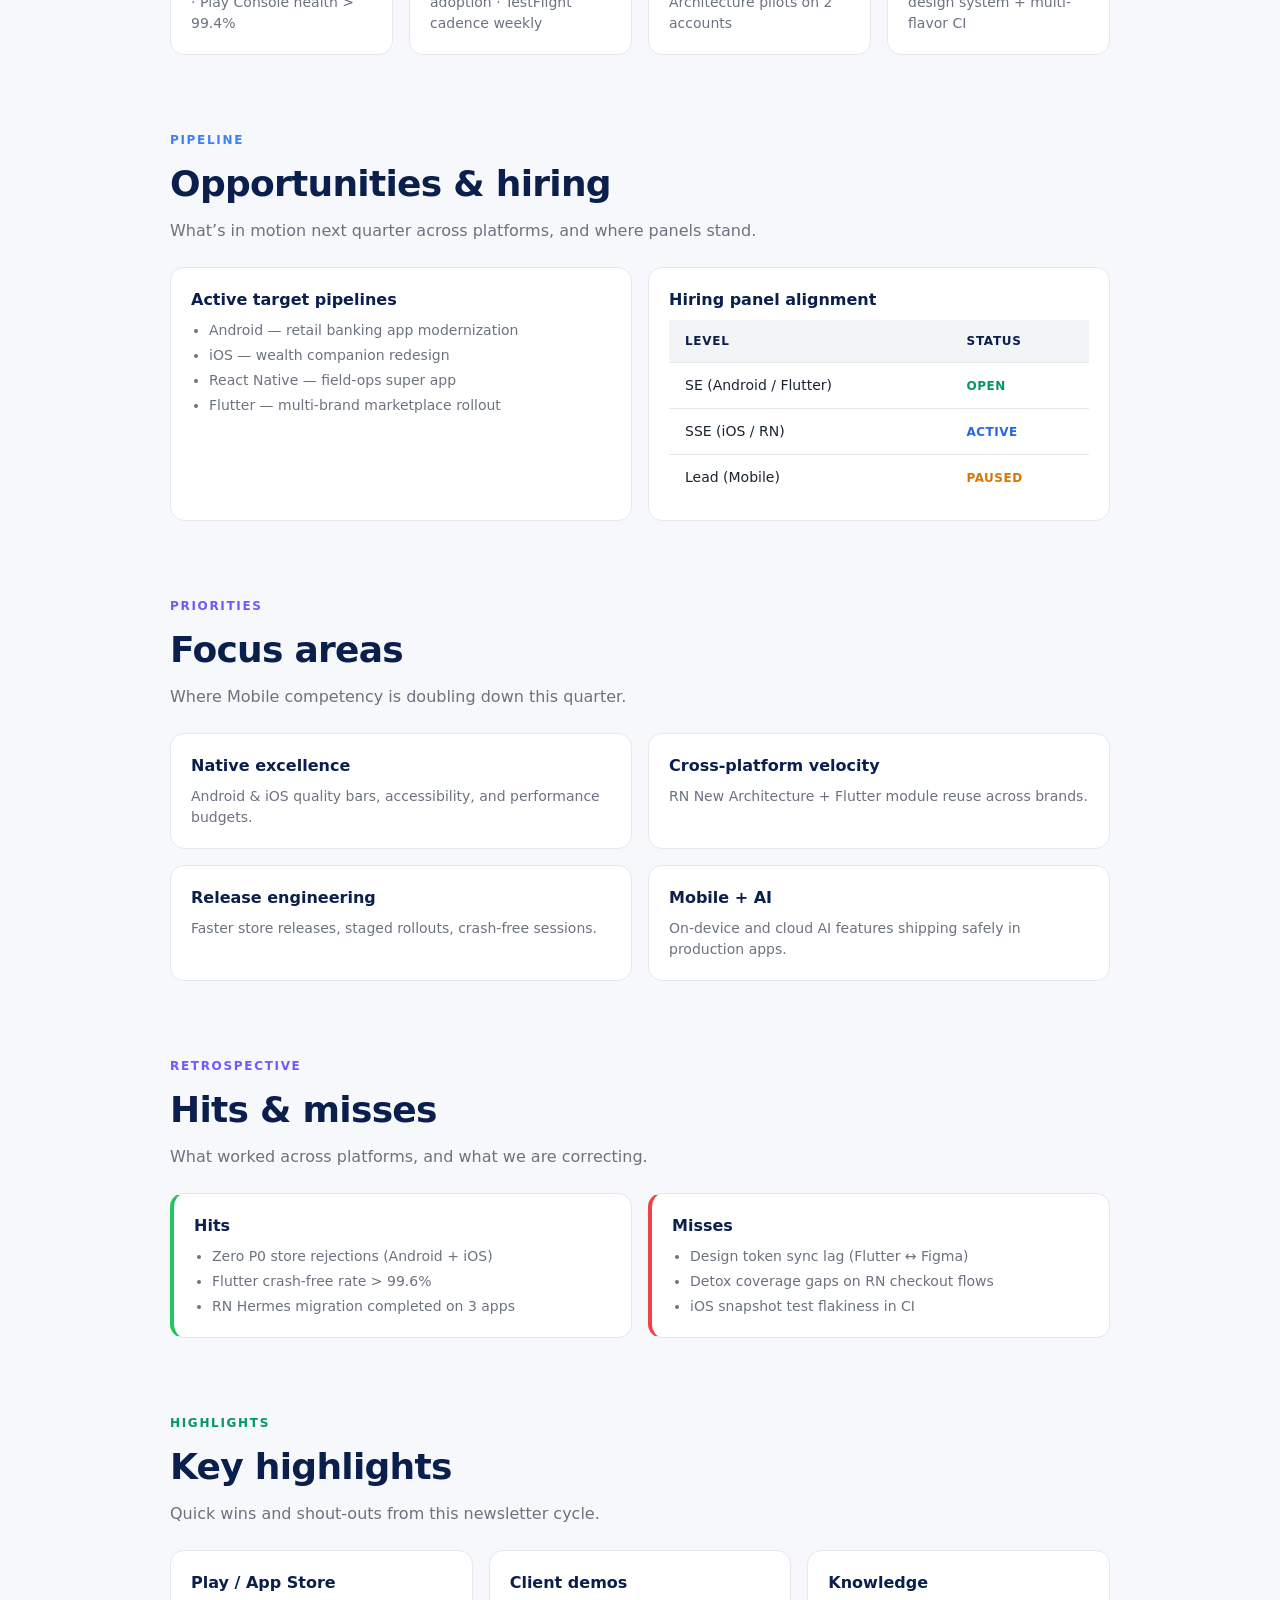
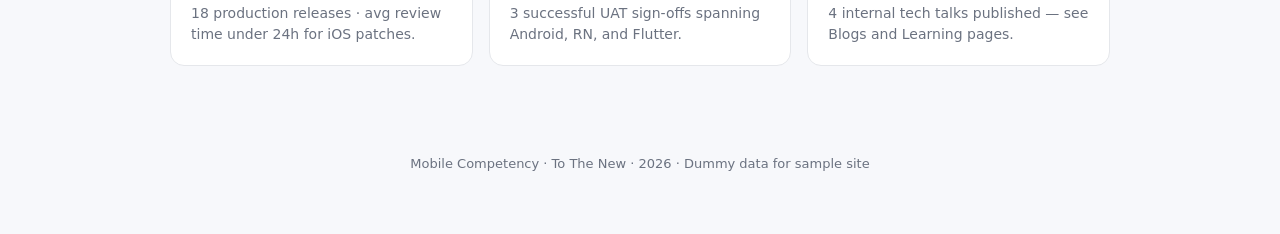
<file: home.html>
<!DOCTYPE html>
<html lang="en">
<head>
  <meta charset="UTF-8" />
  <meta name="viewport" content="width=device-width, initial-scale=1" />
  <title>Home · Mobile Competency</title>
  <link rel="stylesheet" href="css/styles.css" />
</head>
<body>
  <!--
  <header class="site-header">
    <a class="brand" href="home.html">
      <div class="brand-mark">M</div>
      Mobile Competency Newsletter
    </a>
    <nav class="top-nav" aria-label="Site">
      <a href="home.html" class="active">Home</a>
      <a href="genai.html">GenAI</a>
      <a href="blogs.html">Blogs</a>
      <a href="growth.html">Growth</a>
      <a href="learning.html">Learning</a>
      <a href="initiatives.html">Initiatives</a>
      <a href="compliances.html">Compliances</a>
      <a href="rewards.html">Rewards</a>
      <a href="archive.html">Archive</a>
    </nav>
  </header>
  -->

  <section class="hero">
    <div class="hero-pill">{ Mobile Competency }</div>
    <h1>Mobile Competency <span>Newsletter</span></h1>
    <div class="hero-issue">ISSUE · JULY 2026</div>
    <p>
      Overview and highlights across Android, iOS, React Native, and Flutter —
      announcements, delivery pulse, and what’s next for the competency.
    </p>
  </section>

  <nav class="section-tabs" id="sectionTabs" aria-label="On this page">
    <a href="#at-a-glance">At a Glance</a>
    <a href="#announcements">Announcements</a>
    <a href="#platforms">Platforms</a>
    <a href="#opportunities">Opportunities &amp; Hiring</a>
    <a href="#focus">Focus Areas</a>
    <a href="#hits">Hits &amp; Misses</a>
    <a href="#highlights">Key Highlights</a>
  </nav>

  <main>
    <section class="section" id="at-a-glance">
      <div class="eyebrow">SNAPSHOT</div>
      <h2>Mobile at a glance</h2>
      <p class="lead">Dummy snapshot of headcount, clients, and active work across the mobile stack.</p>
      <div class="metrics">
        <div class="metric"><strong>42</strong><span>HEAD COUNT</span></div>
        <div class="metric"><strong>11</strong><span>ACTIVE CLIENTS</span></div>
        <div class="metric"><strong>18</strong><span>ACTIVE PROJECTS</span></div>
      </div>
    </section>

    <section class="section" id="announcements">
      <div class="eyebrow blue">UPDATES</div>
      <h2>Announcements</h2>
      <p class="lead">Key highlights and notices for the Mobile competency this issue.</p>
      <div class="announcement">
        <strong>Q3 Mobile Guild kickoff — 28 Jul</strong>
        <span>All platforms · Hybrid · Agenda: release health, GenAI pilots, hiring bench</span>
      </div>
      <div class="announcement">
        <strong>Shared CI template v2 rolled out for Flutter &amp; RN</strong>
        <span>Faster PR checks · Store metadata lint · Crash-free gate</span>
      </div>
      <div class="announcement">
        <strong>iOS 26 / Android 16 compatibility spike open</strong>
        <span>Native chapters owning device lab matrix this sprint</span>
      </div>
    </section>

    <section class="section" id="platforms">
      <div class="eyebrow">STACK</div>
      <h2>Platform mix</h2>
      <p class="lead">Dummy distribution of people and projects by Android, iOS, React Native, and Flutter.</p>
      <div class="card-grid four">
        <div class="card">
          <span class="platform-tag android">ANDROID</span>
          <h3>12 engineers</h3>
          <p>5 active apps · Kotlin-first · Play Console health &gt; 99.4%</p>
        </div>
        <div class="card">
          <span class="platform-tag ios">IOS</span>
          <h3>10 engineers</h3>
          <p>4 active apps · SwiftUI adoption · TestFlight cadence weekly</p>
        </div>
        <div class="card">
          <span class="platform-tag rn">REACT NATIVE</span>
          <h3>11 engineers</h3>
          <p>5 products · New Architecture pilots on 2 accounts</p>
        </div>
        <div class="card">
          <span class="platform-tag flutter">FLUTTER</span>
          <h3>9 engineers</h3>
          <p>4 products · Shared design system + multi-flavor CI</p>
        </div>
      </div>
    </section>

    <section class="section" id="opportunities">
      <div class="eyebrow blue">PIPELINE</div>
      <h2>Opportunities &amp; hiring</h2>
      <p class="lead">What’s in motion next quarter across platforms, and where panels stand.</p>
      <div class="card-grid">
        <div class="card">
          <h3>Active target pipelines</h3>
          <ul>
            <li>Android — retail banking app modernization</li>
            <li>iOS — wealth companion redesign</li>
            <li>React Native — field-ops super app</li>
            <li>Flutter — multi-brand marketplace rollout</li>
          </ul>
        </div>
        <div class="card">
          <h3>Hiring panel alignment</h3>
          <div class="table-wrap" style="border: none; border-radius: 0;">
            <table>
              <thead><tr><th>LEVEL</th><th>STATUS</th></tr></thead>
              <tbody>
                <tr><td>SE (Android / Flutter)</td><td class="status open">OPEN</td></tr>
                <tr><td>SSE (iOS / RN)</td><td class="status active">ACTIVE</td></tr>
                <tr><td>Lead (Mobile)</td><td class="status paused">PAUSED</td></tr>
              </tbody>
            </table>
          </div>
        </div>
      </div>
    </section>

    <section class="section" id="focus">
      <div class="eyebrow">PRIORITIES</div>
      <h2>Focus areas</h2>
      <p class="lead">Where Mobile competency is doubling down this quarter.</p>
      <div class="card-grid">
        <div class="card"><h3>Native excellence</h3><p>Android &amp; iOS quality bars, accessibility, and performance budgets.</p></div>
        <div class="card"><h3>Cross-platform velocity</h3><p>RN New Architecture + Flutter module reuse across brands.</p></div>
        <div class="card"><h3>Release engineering</h3><p>Faster store releases, staged rollouts, crash-free sessions.</p></div>
        <div class="card"><h3>Mobile + AI</h3><p>On-device and cloud AI features shipping safely in production apps.</p></div>
      </div>
    </section>

    <section class="section" id="hits">
      <div class="eyebrow">RETROSPECTIVE</div>
      <h2>Hits &amp; misses</h2>
      <p class="lead">What worked across platforms, and what we are correcting.</p>
      <div class="two-col">
        <div class="card hit">
          <h3>Hits</h3>
          <ul>
            <li>Zero P0 store rejections (Android + iOS)</li>
            <li>Flutter crash-free rate &gt; 99.6%</li>
            <li>RN Hermes migration completed on 3 apps</li>
          </ul>
        </div>
        <div class="card miss">
          <h3>Misses</h3>
          <ul>
            <li>Design token sync lag (Flutter ↔ Figma)</li>
            <li>Detox coverage gaps on RN checkout flows</li>
            <li>iOS snapshot test flakiness in CI</li>
          </ul>
        </div>
      </div>
    </section>

    <section class="section" id="highlights">
      <div class="eyebrow green">HIGHLIGHTS</div>
      <h2>Key highlights</h2>
      <p class="lead">Quick wins and shout-outs from this newsletter cycle.</p>
      <div class="card-grid three">
        <div class="card"><h3>Play / App Store</h3><p>18 production releases · avg review time under 24h for iOS patches.</p></div>
        <div class="card"><h3>Client demos</h3><p>3 successful UAT sign-offs spanning Android, RN, and Flutter.</p></div>
        <div class="card"><h3>Knowledge</h3><p>4 internal tech talks published — see Blogs and Learning pages.</p></div>
      </div>
    </section>
  </main>

  <footer>Mobile Competency · To The New · 2026 · Dummy data for sample site</footer>
  <script src="js/scroll-spy.js"></script>
</body>
</html>
</file>
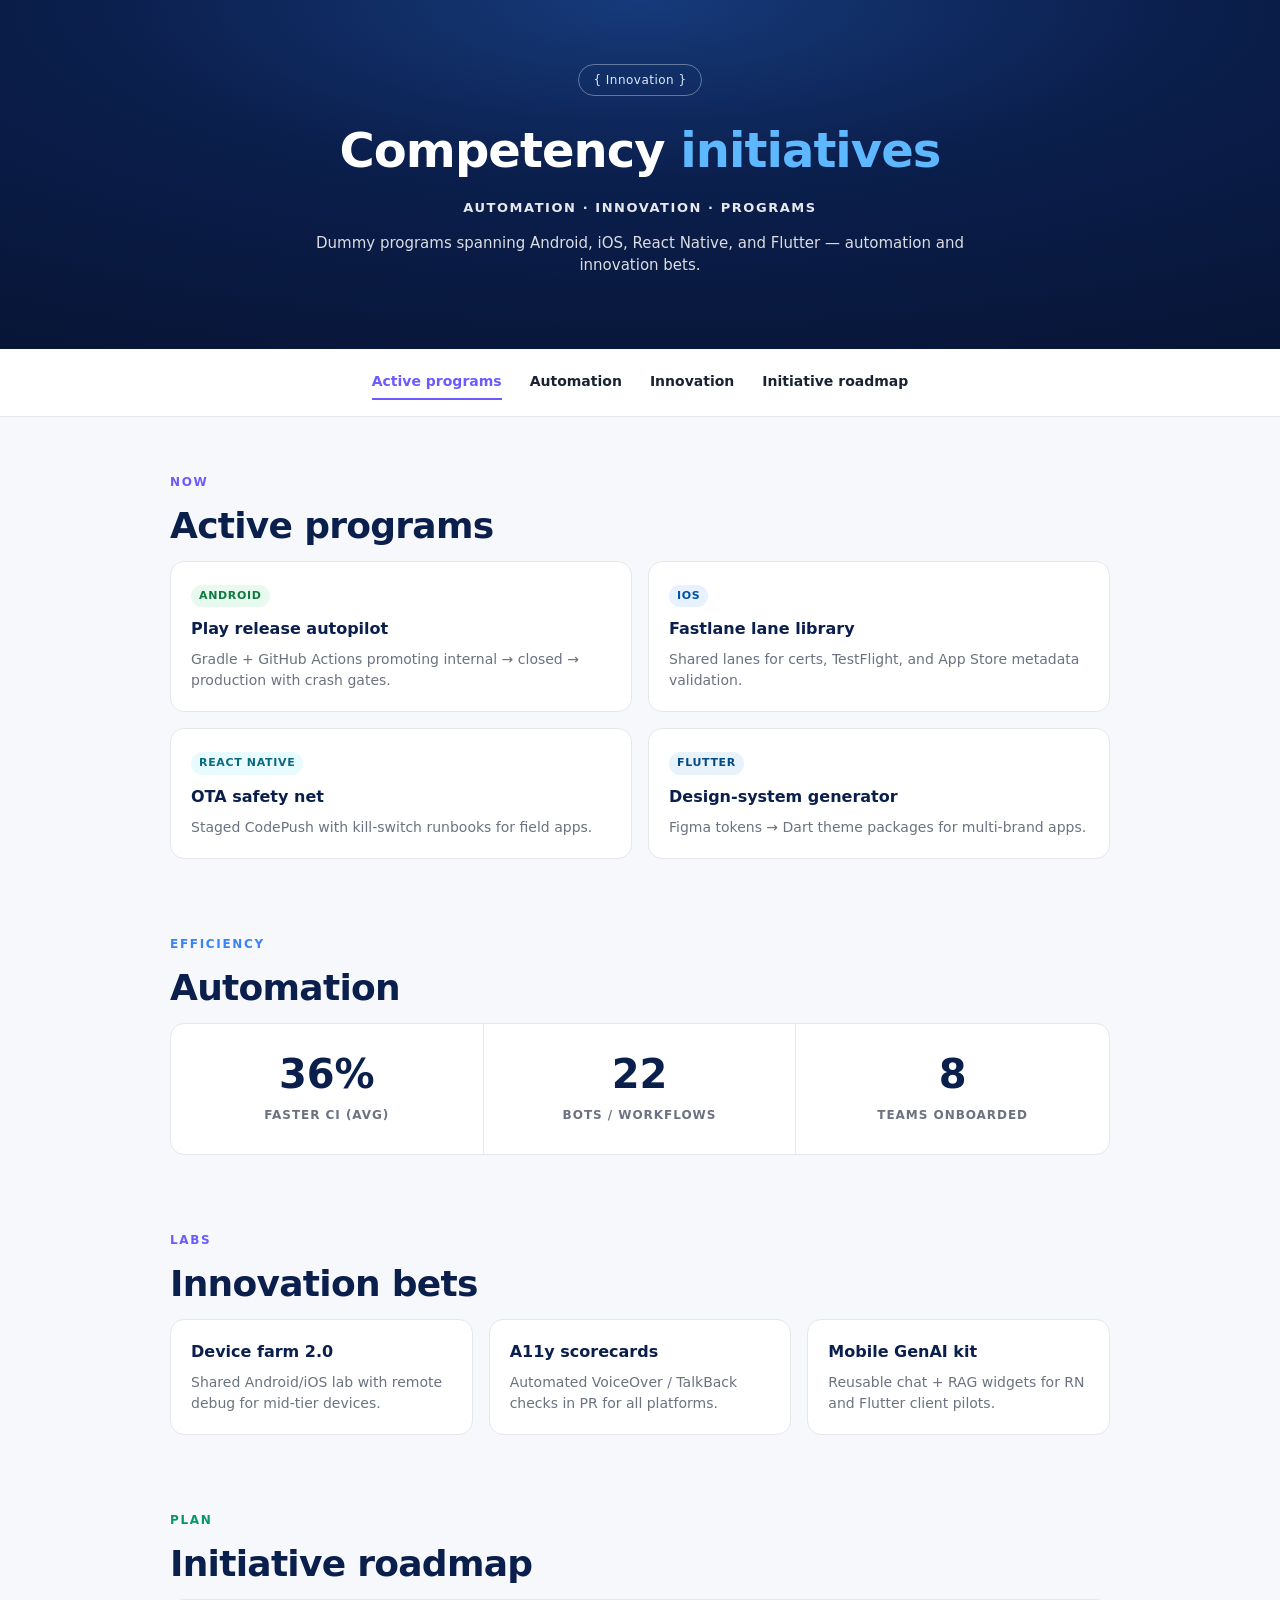
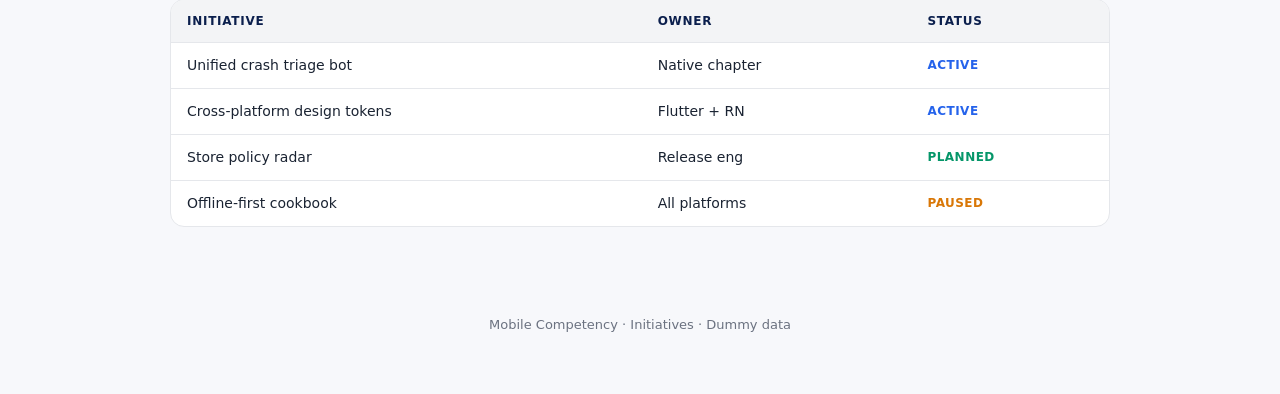
<file: initiatives.html>
<!DOCTYPE html>
<html lang="en">
<head>
  <meta charset="UTF-8" />
  <meta name="viewport" content="width=device-width, initial-scale=1" />
  <title>Initiatives · Mobile Competency</title>
  <link rel="stylesheet" href="css/styles.css" />
</head>
<body>
  <!--
  <header class="site-header">
    <a class="brand" href="home.html">
      <div class="brand-mark">M</div>
      Mobile Competency Newsletter
    </a>
    <nav class="top-nav" aria-label="Site">
      <a href="home.html">Home</a>
      <a href="genai.html">GenAI</a>
      <a href="blogs.html">Blogs</a>
      <a href="growth.html">Growth</a>
      <a href="learning.html">Learning</a>
      <a href="initiatives.html" class="active">Initiatives</a>
      <a href="compliances.html">Compliances</a>
      <a href="rewards.html">Rewards</a>
      <a href="archive.html">Archive</a>
    </nav>
  </header>
  -->

  <section class="hero">
    <div class="hero-pill">{ Innovation }</div>
    <h1>Competency <span>initiatives</span></h1>
    <div class="hero-issue">AUTOMATION · INNOVATION · PROGRAMS</div>
    <p>Dummy programs spanning Android, iOS, React Native, and Flutter — automation and innovation bets.</p>
  </section>

  <nav class="section-tabs" id="sectionTabs" aria-label="On this page">
    <a href="#active">Active programs</a>
    <a href="#automation">Automation</a>
    <a href="#innovation">Innovation</a>
    <a href="#roadmap">Initiative roadmap</a>
  </nav>

  <main>
    <section class="section" id="active">
      <div class="eyebrow">NOW</div>
      <h2>Active programs</h2>
      <div class="card-grid">
        <div class="card">
          <span class="platform-tag android">ANDROID</span>
          <h3>Play release autopilot</h3>
          <p>Gradle + GitHub Actions promoting internal → closed → production with crash gates.</p>
        </div>
        <div class="card">
          <span class="platform-tag ios">IOS</span>
          <h3>Fastlane lane library</h3>
          <p>Shared lanes for certs, TestFlight, and App Store metadata validation.</p>
        </div>
        <div class="card">
          <span class="platform-tag rn">REACT NATIVE</span>
          <h3>OTA safety net</h3>
          <p>Staged CodePush with kill-switch runbooks for field apps.</p>
        </div>
        <div class="card">
          <span class="platform-tag flutter">FLUTTER</span>
          <h3>Design-system generator</h3>
          <p>Figma tokens → Dart theme packages for multi-brand apps.</p>
        </div>
      </div>
    </section>

    <section class="section" id="automation">
      <div class="eyebrow blue">EFFICIENCY</div>
      <h2>Automation</h2>
      <div class="metrics">
        <div class="metric"><strong>36%</strong><span>FASTER CI (AVG)</span></div>
        <div class="metric"><strong>22</strong><span>BOTS / WORKFLOWS</span></div>
        <div class="metric"><strong>8</strong><span>TEAMS ONBOARDED</span></div>
      </div>
    </section>

    <section class="section" id="innovation">
      <div class="eyebrow">LABS</div>
      <h2>Innovation bets</h2>
      <div class="card-grid three">
        <div class="card"><h3>Device farm 2.0</h3><p>Shared Android/iOS lab with remote debug for mid-tier devices.</p></div>
        <div class="card"><h3>A11y scorecards</h3><p>Automated VoiceOver / TalkBack checks in PR for all platforms.</p></div>
        <div class="card"><h3>Mobile GenAI kit</h3><p>Reusable chat + RAG widgets for RN and Flutter client pilots.</p></div>
      </div>
    </section>

    <section class="section" id="roadmap">
      <div class="eyebrow green">PLAN</div>
      <h2>Initiative roadmap</h2>
      <div class="table-wrap">
        <table>
          <thead><tr><th>INITIATIVE</th><th>OWNER</th><th>STATUS</th></tr></thead>
          <tbody>
            <tr><td>Unified crash triage bot</td><td>Native chapter</td><td class="status active">ACTIVE</td></tr>
            <tr><td>Cross-platform design tokens</td><td>Flutter + RN</td><td class="status active">ACTIVE</td></tr>
            <tr><td>Store policy radar</td><td>Release eng</td><td class="status open">PLANNED</td></tr>
            <tr><td>Offline-first cookbook</td><td>All platforms</td><td class="status paused">PAUSED</td></tr>
          </tbody>
        </table>
      </div>
    </section>
  </main>

  <footer>Mobile Competency · Initiatives · Dummy data</footer>
  <script src="js/scroll-spy.js"></script>
</body>
</html>
</file>
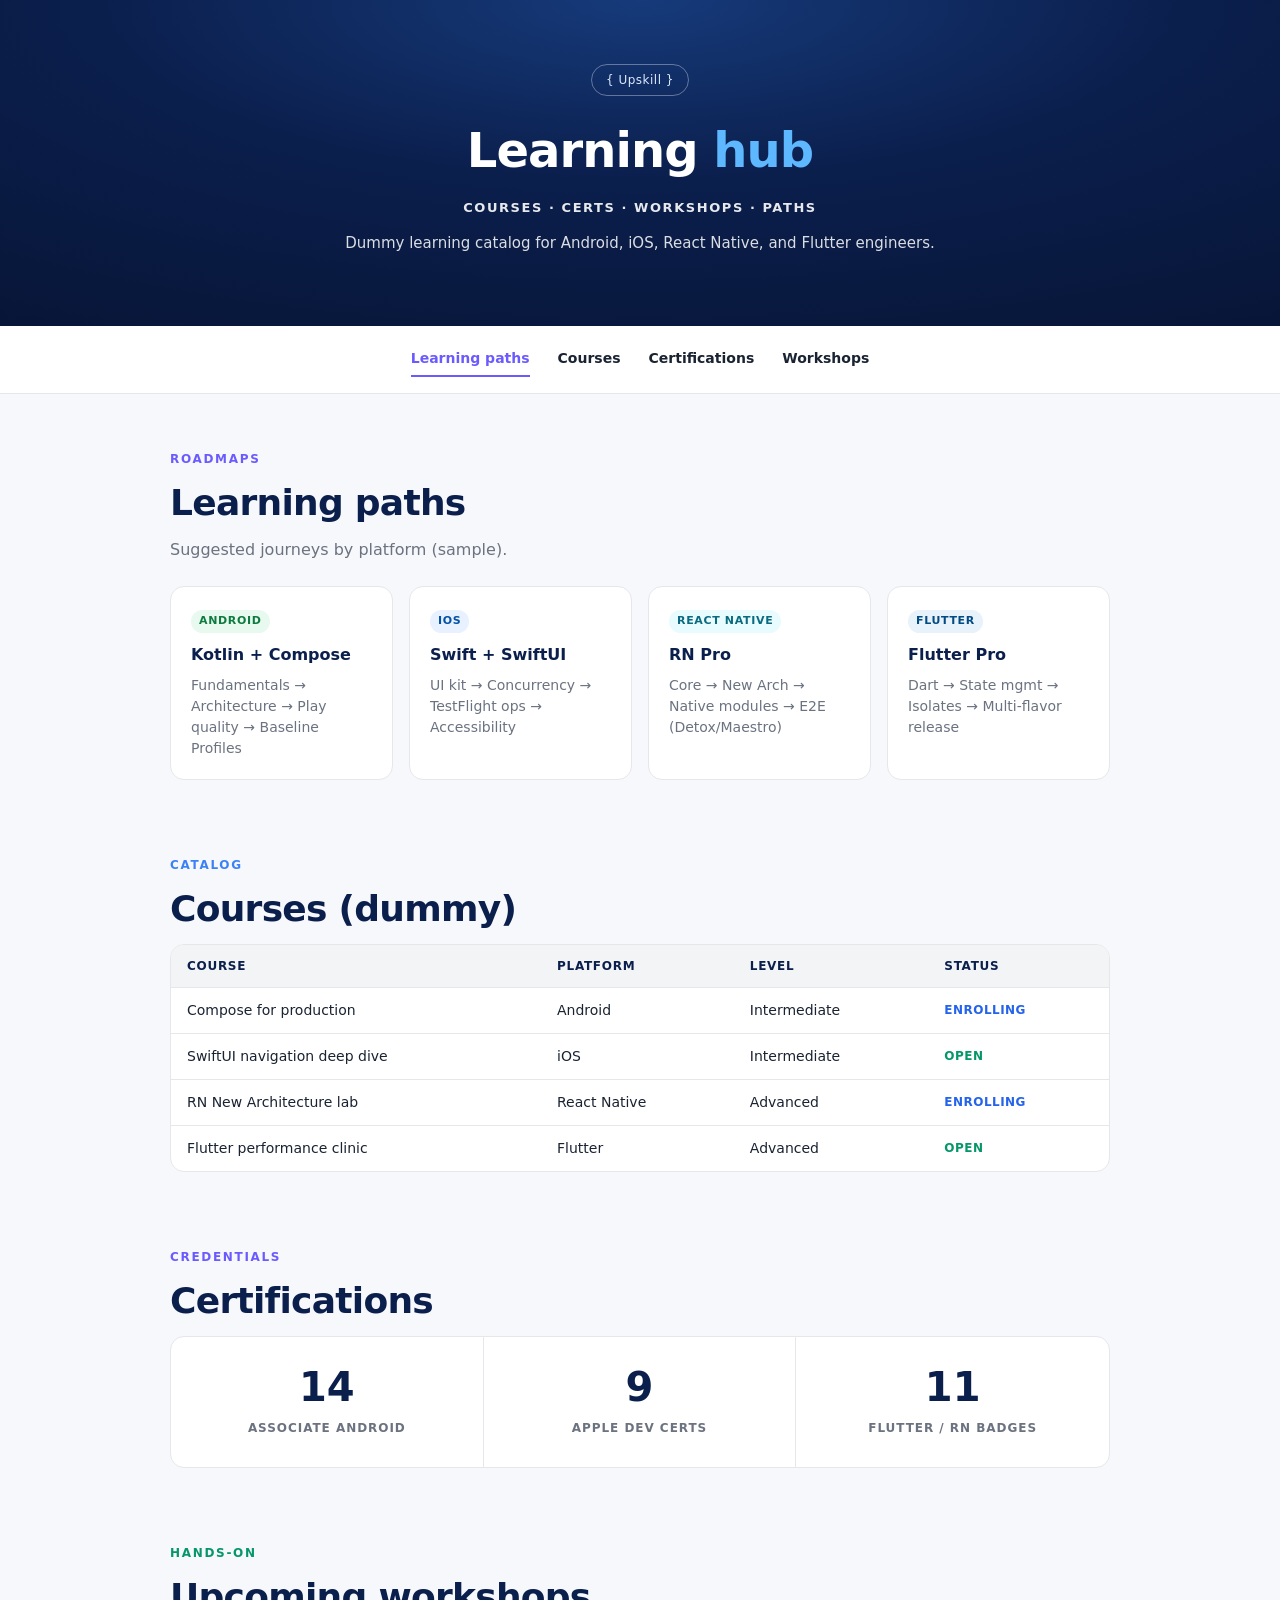
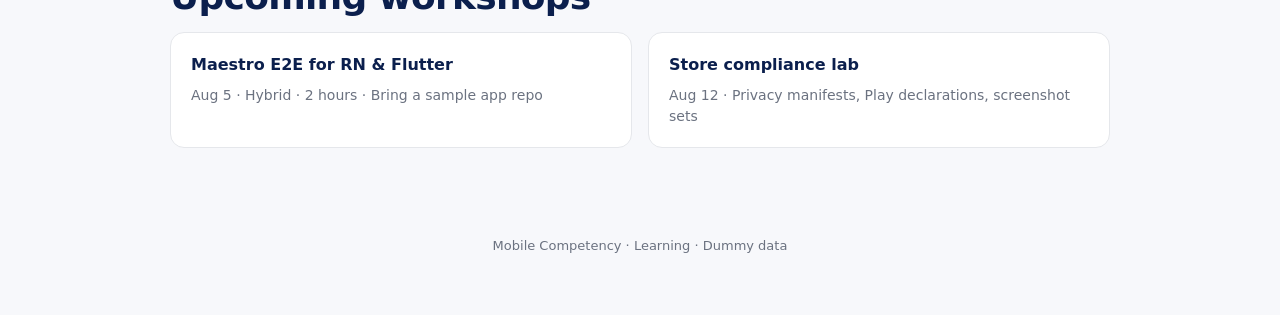
<file: learning.html>
<!DOCTYPE html>
<html lang="en">
<head>
  <meta charset="UTF-8" />
  <meta name="viewport" content="width=device-width, initial-scale=1" />
  <title>Learning · Mobile Competency</title>
  <link rel="stylesheet" href="css/styles.css" />
</head>
<body>
  <!--
  <header class="site-header">
    <a class="brand" href="home.html">
      <div class="brand-mark">M</div>
      Mobile Competency Newsletter
    </a>
    <nav class="top-nav" aria-label="Site">
      <a href="home.html">Home</a>
      <a href="genai.html">GenAI</a>
      <a href="blogs.html">Blogs</a>
      <a href="growth.html">Growth</a>
      <a href="learning.html" class="active">Learning</a>
      <a href="initiatives.html">Initiatives</a>
      <a href="compliances.html">Compliances</a>
      <a href="rewards.html">Rewards</a>
      <a href="archive.html">Archive</a>
    </nav>
  </header>
  -->

  <section class="hero">
    <div class="hero-pill">{ Upskill }</div>
    <h1>Learning <span>hub</span></h1>
    <div class="hero-issue">COURSES · CERTS · WORKSHOPS · PATHS</div>
    <p>Dummy learning catalog for Android, iOS, React Native, and Flutter engineers.</p>
  </section>

  <nav class="section-tabs" id="sectionTabs" aria-label="On this page">
    <a href="#paths">Learning paths</a>
    <a href="#courses">Courses</a>
    <a href="#certs">Certifications</a>
    <a href="#workshops">Workshops</a>
  </nav>

  <main>
    <section class="section" id="paths">
      <div class="eyebrow">ROADMAPS</div>
      <h2>Learning paths</h2>
      <p class="lead">Suggested journeys by platform (sample).</p>
      <div class="card-grid four">
        <div class="card">
          <span class="platform-tag android">ANDROID</span>
          <h3>Kotlin + Compose</h3>
          <p>Fundamentals → Architecture → Play quality → Baseline Profiles</p>
        </div>
        <div class="card">
          <span class="platform-tag ios">IOS</span>
          <h3>Swift + SwiftUI</h3>
          <p>UI kit → Concurrency → TestFlight ops → Accessibility</p>
        </div>
        <div class="card">
          <span class="platform-tag rn">REACT NATIVE</span>
          <h3>RN Pro</h3>
          <p>Core → New Arch → Native modules → E2E (Detox/Maestro)</p>
        </div>
        <div class="card">
          <span class="platform-tag flutter">FLUTTER</span>
          <h3>Flutter Pro</h3>
          <p>Dart → State mgmt → Isolates → Multi-flavor release</p>
        </div>
      </div>
    </section>

    <section class="section" id="courses">
      <div class="eyebrow blue">CATALOG</div>
      <h2>Courses (dummy)</h2>
      <div class="table-wrap">
        <table>
          <thead>
            <tr><th>COURSE</th><th>PLATFORM</th><th>LEVEL</th><th>STATUS</th></tr>
          </thead>
          <tbody>
            <tr><td>Compose for production</td><td>Android</td><td>Intermediate</td><td class="status active">ENROLLING</td></tr>
            <tr><td>SwiftUI navigation deep dive</td><td>iOS</td><td>Intermediate</td><td class="status open">OPEN</td></tr>
            <tr><td>RN New Architecture lab</td><td>React Native</td><td>Advanced</td><td class="status active">ENROLLING</td></tr>
            <tr><td>Flutter performance clinic</td><td>Flutter</td><td>Advanced</td><td class="status open">OPEN</td></tr>
          </tbody>
        </table>
      </div>
    </section>

    <section class="section" id="certs">
      <div class="eyebrow">CREDENTIALS</div>
      <h2>Certifications</h2>
      <div class="metrics">
        <div class="metric"><strong>14</strong><span>ASSOCIATE ANDROID</span></div>
        <div class="metric"><strong>9</strong><span>APPLE DEV CERTS</span></div>
        <div class="metric"><strong>11</strong><span>FLUTTER / RN BADGES</span></div>
      </div>
    </section>

    <section class="section" id="workshops">
      <div class="eyebrow green">HANDS-ON</div>
      <h2>Upcoming workshops</h2>
      <div class="card-grid">
        <div class="card"><h3>Maestro E2E for RN &amp; Flutter</h3><p>Aug 5 · Hybrid · 2 hours · Bring a sample app repo</p></div>
        <div class="card"><h3>Store compliance lab</h3><p>Aug 12 · Privacy manifests, Play declarations, screenshot sets</p></div>
      </div>
    </section>
  </main>

  <footer>Mobile Competency · Learning · Dummy data</footer>
  <script src="js/scroll-spy.js"></script>
</body>
</html>
</file>
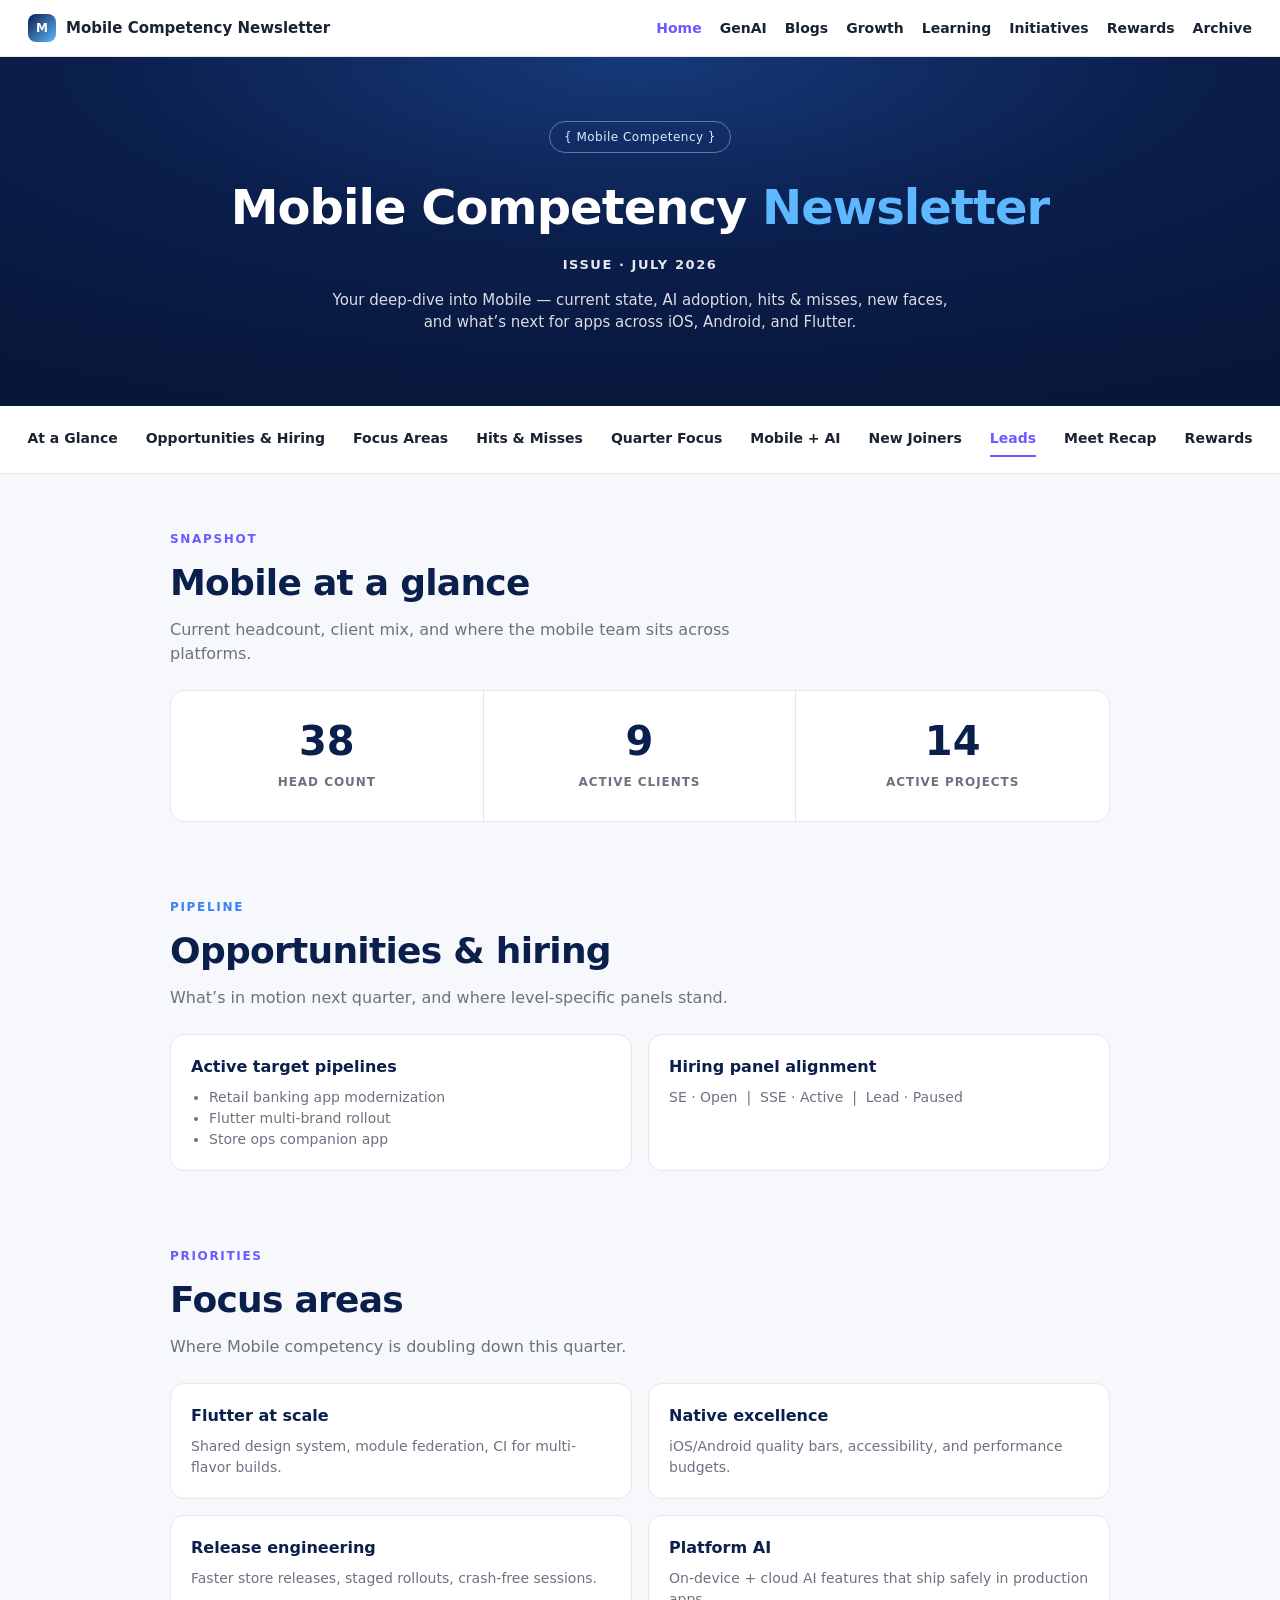
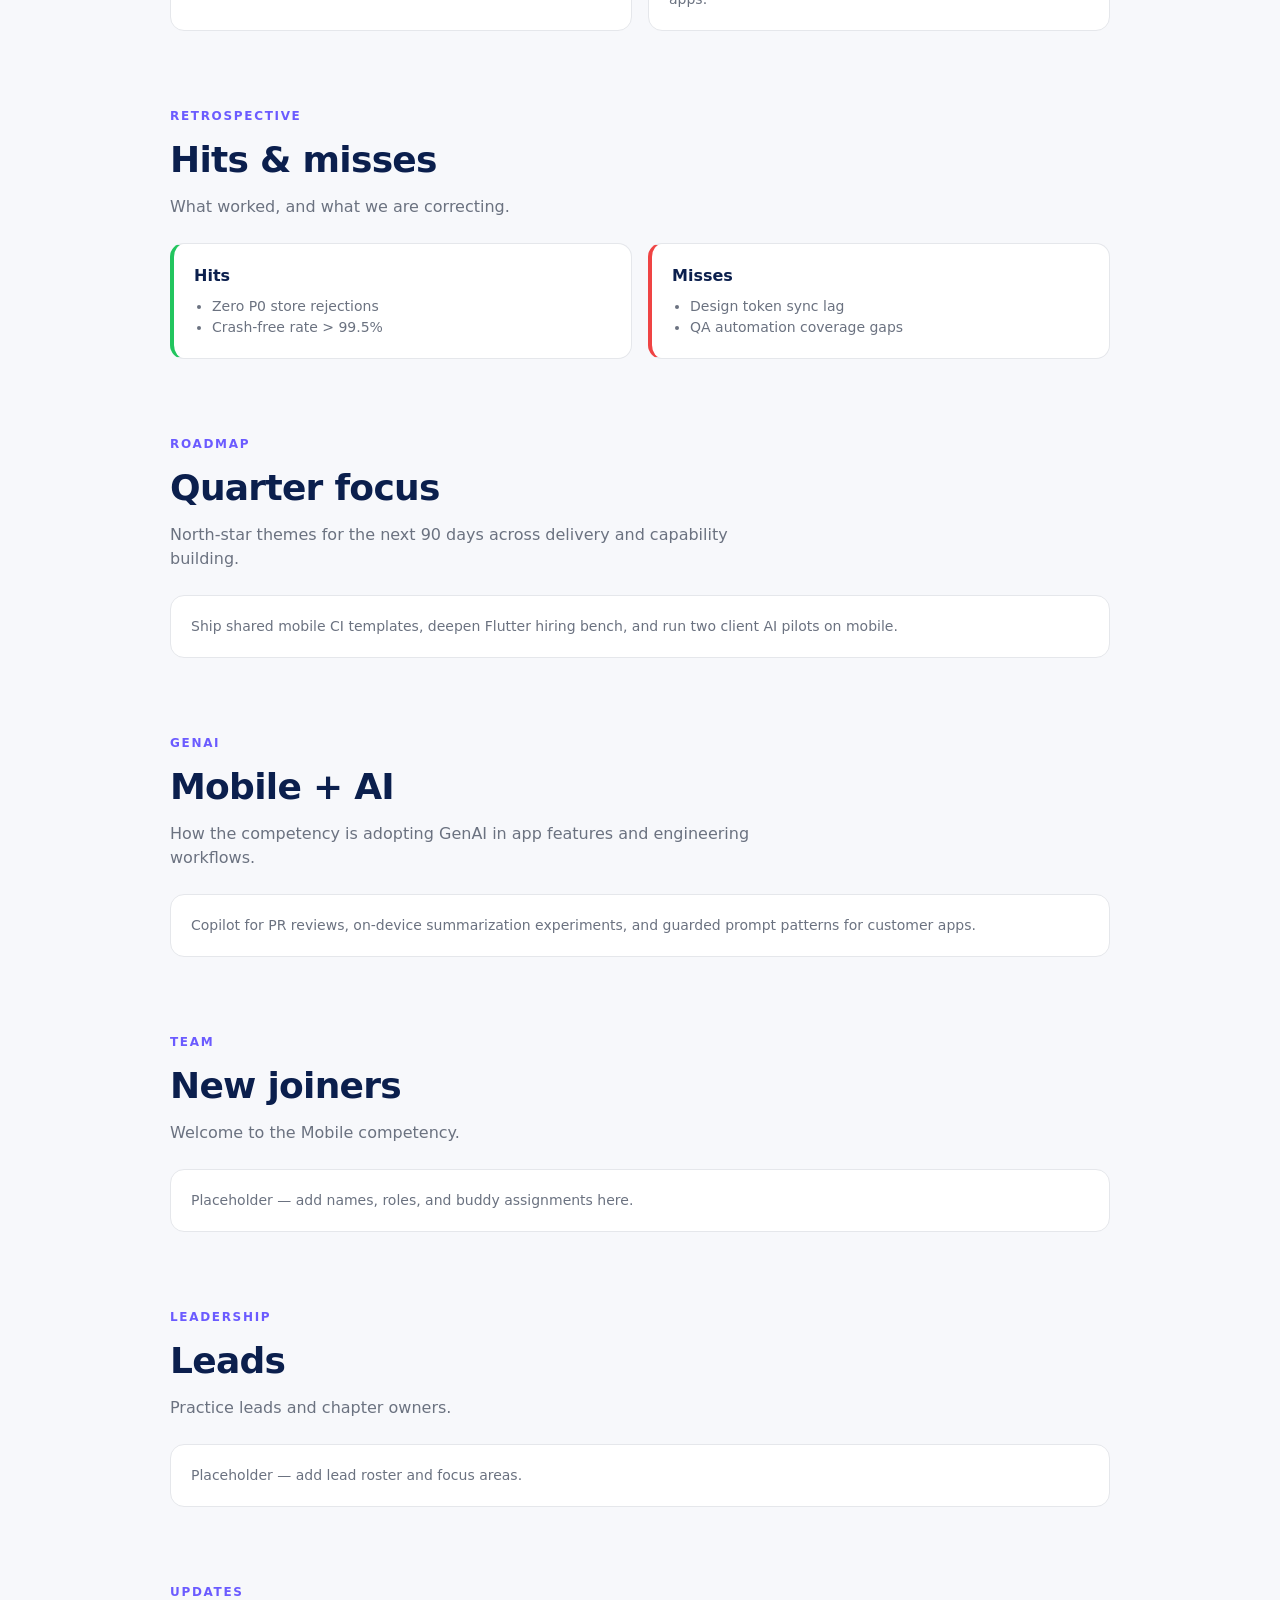
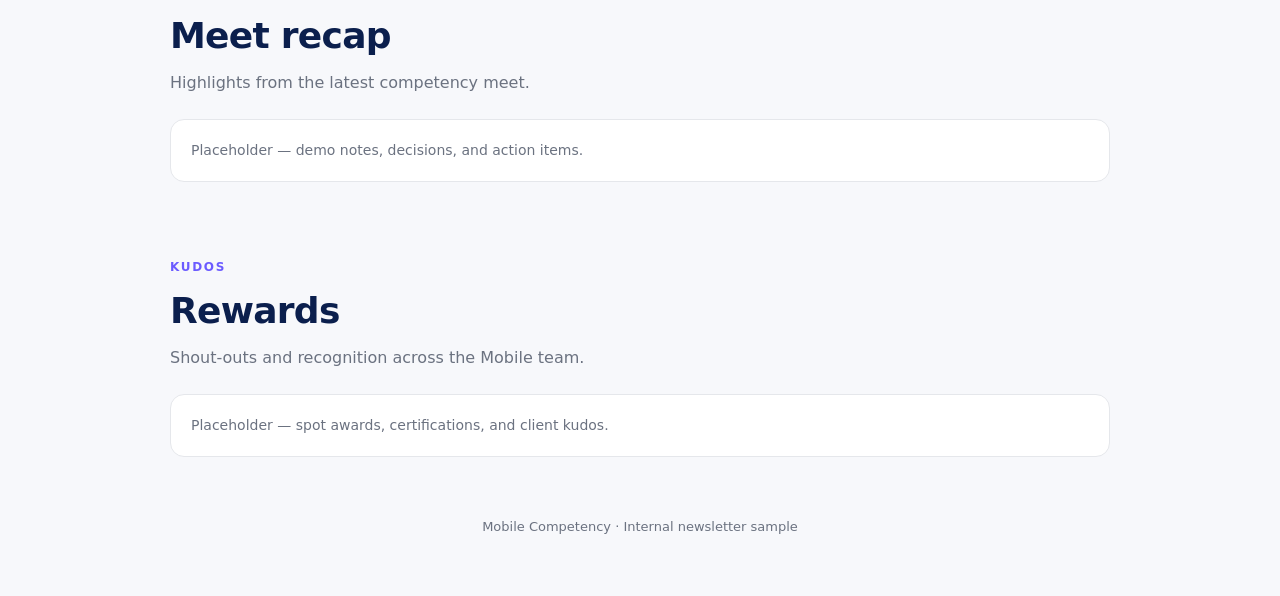
<file: Mobile Competency Newsletter.html>
<!DOCTYPE html>
<!-- saved from url=(0055)https://nigamtushar.github.io/mobility/home.html?v=123# -->
<html lang="en" data-scribe-recorder-ready="true"><head><meta http-equiv="Content-Type" content="text/html; charset=UTF-8">
  
  <meta name="viewport" content="width=device-width, initial-scale=1">
  <title>Mobile Competency Newsletter</title>
  <style>
    :root {
      --navy: #0b1f4d;
      --navy-deep: #071536;
      --sky: #5eb8ff;
      --purple: #6b5bff;
      --text: #1a2332;
      --muted: #6b7280;
      --line: #e5e7eb;
      --bg: #f7f8fb;
    }

    * { box-sizing: border-box; margin: 0; padding: 0; }
    html { scroll-behavior: smooth; }
    body {
      font-family: "Segoe UI", system-ui, -apple-system, sans-serif;
      color: var(--text);
      background: #fff;
      line-height: 1.5;
    }
    a { color: inherit; text-decoration: none; }

    /* Top page nav */
    .site-header {
      display: flex;
      align-items: center;
      justify-content: space-between;
      gap: 16px;
      padding: 14px 28px;
      border-bottom: 1px solid var(--line);
      background: #fff;
      position: sticky;
      top: 0;
      z-index: 40;
    }
    .brand {
      display: flex;
      align-items: center;
      gap: 10px;
      font-weight: 700;
      font-size: 15px;
      white-space: nowrap;
    }
    .brand-mark {
      width: 28px;
      height: 28px;
      border-radius: 8px;
      background: linear-gradient(135deg, var(--navy), var(--sky));
      color: #fff;
      display: grid;
      place-items: center;
      font-size: 12px;
      font-weight: 800;
    }
    .top-nav {
      display: flex;
      flex-wrap: wrap;
      gap: 18px;
      justify-content: flex-end;
      font-size: 14px;
      font-weight: 600;
    }
    .top-nav a:hover { color: var(--purple); }
    .top-nav a.active { color: var(--purple); }

    /* Hero */
    .hero {
      background: radial-gradient(1200px 400px at 50% 0%, #163a7a 0%, var(--navy) 45%, var(--navy-deep) 100%);
      color: #fff;
      text-align: center;
      padding: 64px 20px 72px;
    }
    .hero-pill {
      display: inline-block;
      border: 1px solid rgba(255,255,255,0.35);
      border-radius: 999px;
      padding: 6px 14px;
      font-size: 12px;
      letter-spacing: 0.04em;
      margin-bottom: 18px;
      color: #dbeafe;
    }
    .hero h1 {
      font-size: clamp(28px, 5vw, 48px);
      font-weight: 800;
      letter-spacing: -0.02em;
      margin-bottom: 12px;
    }
    .hero h1 span { color: var(--sky); }
    .hero-issue {
      font-size: 13px;
      letter-spacing: 0.12em;
      font-weight: 600;
      opacity: 0.9;
      margin-bottom: 14px;
    }
    .hero p {
      max-width: 640px;
      margin: 0 auto;
      font-size: 15px;
      opacity: 0.85;
    }

    /* Section tabs (same-page scroll) */
    .section-tabs {
      display: flex;
      justify-content: center;
      gap: 28px;
      padding: 16px 20px;
      border-bottom: 1px solid var(--line);
      background: #fff;
      position: sticky;
      top: 57px;
      z-index: 30;
      overflow-x: auto;
      white-space: nowrap;
      -webkit-overflow-scrolling: touch;
    }
    .section-tabs a {
      font-size: 14px;
      font-weight: 700;
      color: var(--text);
      padding: 6px 0;
      border-bottom: 2px solid transparent;
    }
    .section-tabs a:hover,
    .section-tabs a.active {
      color: var(--purple);
      border-bottom-color: var(--purple);
    }

    /* Content */
    main { background: var(--bg); }
    .section {
      max-width: 980px;
      margin: 0 auto;
      padding: 56px 20px 20px;
      scroll-margin-top: 130px;
    }
    .eyebrow {
      font-size: 12px;
      font-weight: 800;
      letter-spacing: 0.14em;
      color: var(--purple);
      margin-bottom: 8px;
    }
    .eyebrow.blue { color: #3b82f6; }
    .section h2 {
      font-size: clamp(26px, 4vw, 36px);
      color: var(--navy);
      margin-bottom: 8px;
      letter-spacing: -0.02em;
    }
    .section .lead {
      color: var(--muted);
      margin-bottom: 24px;
      max-width: 620px;
    }

    .metrics {
      display: grid;
      grid-template-columns: repeat(3, 1fr);
      background: #fff;
      border: 1px solid var(--line);
      border-radius: 14px;
      overflow: hidden;
    }
    .metric {
      text-align: center;
      padding: 28px 16px;
      border-right: 1px solid var(--line);
    }
    .metric:last-child { border-right: none; }
    .metric strong {
      display: block;
      font-size: 40px;
      color: var(--navy);
      line-height: 1.1;
      margin-bottom: 6px;
    }
    .metric span {
      font-size: 12px;
      font-weight: 700;
      letter-spacing: 0.08em;
      color: var(--muted);
    }

    .card-grid {
      display: grid;
      grid-template-columns: repeat(2, 1fr);
      gap: 16px;
    }
    .card {
      background: #fff;
      border: 1px solid var(--line);
      border-radius: 14px;
      padding: 20px;
    }
    .card h3 {
      font-size: 16px;
      margin-bottom: 8px;
      color: var(--navy);
    }
    .card p, .card li { color: var(--muted); font-size: 14px; }
    .card ul { padding-left: 18px; }

    .two-col {
      display: grid;
      grid-template-columns: 1fr 1fr;
      gap: 16px;
    }
    .hit { border-left: 4px solid #22c55e; }
    .miss { border-left: 4px solid #ef4444; }

    footer {
      text-align: center;
      padding: 40px 20px 60px;
      color: var(--muted);
      font-size: 13px;
      background: var(--bg);
    }

    @media (max-width: 800px) {
      .site-header { flex-direction: column; align-items: flex-start; }
      .top-nav { justify-content: flex-start; }
      .section-tabs { justify-content: flex-start; top: 0; }
      .metrics, .card-grid, .two-col { grid-template-columns: 1fr; }
      .metric { border-right: none; border-bottom: 1px solid var(--line); }
      .metric:last-child { border-bottom: none; }
    }
  </style>
</head>
<body>
  <header class="site-header">
    <div class="brand">
      <div class="brand-mark">M</div>
      Mobile Competency Newsletter
    </div>
    <nav class="top-nav" aria-label="Site">
      <a href="https://nigamtushar.github.io/mobility/index.html" class="active">Home</a>
      <a href="https://nigamtushar.github.io/mobility/home.html?v=123#mobile-ai">GenAI</a>
      <a href="https://nigamtushar.github.io/mobility/home.html?v=123#">Blogs</a>
      <a href="https://nigamtushar.github.io/mobility/home.html?v=123#">Growth</a>
      <a href="https://nigamtushar.github.io/mobility/home.html?v=123#">Learning</a>
      <a href="https://nigamtushar.github.io/mobility/home.html?v=123#">Initiatives</a>
      <a href="https://nigamtushar.github.io/mobility/home.html?v=123#rewards">Rewards</a>
      <a href="https://nigamtushar.github.io/mobility/home.html?v=123#">Archive</a>
    </nav>
  </header>

  <section class="hero">
    <div class="hero-pill">{ Mobile Competency }</div>
    <h1>Mobile Competency <span>Newsletter</span></h1>
    <div class="hero-issue">ISSUE · JULY 2026</div>
    <p>
      Your deep-dive into Mobile — current state, AI adoption, hits &amp; misses,
      new faces, and what’s next for apps across iOS, Android, and Flutter.
    </p>
  </section>

  <!-- Same-page scroll menu -->
  <nav class="section-tabs" id="sectionTabs" aria-label="On this page">
    <a href="https://nigamtushar.github.io/mobility/home.html?v=123#at-a-glance" class="">At a Glance</a>
    <a href="https://nigamtushar.github.io/mobility/home.html?v=123#opportunities" class="">Opportunities &amp; Hiring</a>
    <a href="https://nigamtushar.github.io/mobility/home.html?v=123#focus" class="">Focus Areas</a>
    <a href="https://nigamtushar.github.io/mobility/home.html?v=123#hits" class="">Hits &amp; Misses</a>
    <a href="https://nigamtushar.github.io/mobility/home.html?v=123#quarter" class="">Quarter Focus</a>
    <a href="https://nigamtushar.github.io/mobility/home.html?v=123#mobile-ai" class="">Mobile + AI</a>
    <a href="https://nigamtushar.github.io/mobility/home.html?v=123#joiners" class="">New Joiners</a>
    <a href="https://nigamtushar.github.io/mobility/home.html?v=123#leads" class="active">Leads</a>
    <a href="https://nigamtushar.github.io/mobility/home.html?v=123#meet">Meet Recap</a>
    <a href="https://nigamtushar.github.io/mobility/home.html?v=123#rewards">Rewards</a>
  </nav>

  <main>
    <section class="section" id="at-a-glance">
      <div class="eyebrow">SNAPSHOT</div>
      <h2>Mobile at a glance</h2>
      <p class="lead">Current headcount, client mix, and where the mobile team sits across platforms.</p>
      <div class="metrics">
        <div class="metric"><strong>38</strong><span>HEAD COUNT</span></div>
        <div class="metric"><strong>9</strong><span>ACTIVE CLIENTS</span></div>
        <div class="metric"><strong>14</strong><span>ACTIVE PROJECTS</span></div>
      </div>
    </section>

    <section class="section" id="opportunities">
      <div class="eyebrow blue">PIPELINE</div>
      <h2>Opportunities &amp; hiring</h2>
      <p class="lead">What’s in motion next quarter, and where level-specific panels stand.</p>
      <div class="card-grid">
        <div class="card">
          <h3>Active target pipelines</h3>
          <ul>
            <li>Retail banking app modernization</li>
            <li>Flutter multi-brand rollout</li>
            <li>Store ops companion app</li>
          </ul>
        </div>
        <div class="card">
          <h3>Hiring panel alignment</h3>
          <p>SE · Open &nbsp;|&nbsp; SSE · Active &nbsp;|&nbsp; Lead · Paused</p>
        </div>
      </div>
    </section>

    <section class="section" id="focus">
      <div class="eyebrow">PRIORITIES</div>
      <h2>Focus areas</h2>
      <p class="lead">Where Mobile competency is doubling down this quarter.</p>
      <div class="card-grid">
        <div class="card"><h3>Flutter at scale</h3><p>Shared design system, module federation, CI for multi-flavor builds.</p></div>
        <div class="card"><h3>Native excellence</h3><p>iOS/Android quality bars, accessibility, and performance budgets.</p></div>
        <div class="card"><h3>Release engineering</h3><p>Faster store releases, staged rollouts, crash-free sessions.</p></div>
        <div class="card"><h3>Platform AI</h3><p>On-device + cloud AI features that ship safely in production apps.</p></div>
      </div>
    </section>

    <section class="section" id="hits">
      <div class="eyebrow">RETROSPECTIVE</div>
      <h2>Hits &amp; misses</h2>
      <p class="lead">What worked, and what we are correcting.</p>
      <div class="two-col">
        <div class="card hit"><h3>Hits</h3><ul><li>Zero P0 store rejections</li><li>Crash-free rate &gt; 99.5%</li></ul></div>
        <div class="card miss"><h3>Misses</h3><ul><li>Design token sync lag</li><li>QA automation coverage gaps</li></ul></div>
      </div>
    </section>

    <section class="section" id="quarter">
      <div class="eyebrow">ROADMAP</div>
      <h2>Quarter focus</h2>
      <p class="lead">North-star themes for the next 90 days across delivery and capability building.</p>
      <div class="card"><p>Ship shared mobile CI templates, deepen Flutter hiring bench, and run two client AI pilots on mobile.</p></div>
    </section>

    <section class="section" id="mobile-ai">
      <div class="eyebrow">GENAI</div>
      <h2>Mobile + AI</h2>
      <p class="lead">How the competency is adopting GenAI in app features and engineering workflows.</p>
      <div class="card"><p>Copilot for PR reviews, on-device summarization experiments, and guarded prompt patterns for customer apps.</p></div>
    </section>

    <section class="section" id="joiners">
      <div class="eyebrow">TEAM</div>
      <h2>New joiners</h2>
      <p class="lead">Welcome to the Mobile competency.</p>
      <div class="card"><p>Placeholder — add names, roles, and buddy assignments here.</p></div>
    </section>

    <section class="section" id="leads">
      <div class="eyebrow">LEADERSHIP</div>
      <h2>Leads</h2>
      <p class="lead">Practice leads and chapter owners.</p>
      <div class="card"><p>Placeholder — add lead roster and focus areas.</p></div>
    </section>

    <section class="section" id="meet">
      <div class="eyebrow">UPDATES</div>
      <h2>Meet recap</h2>
      <p class="lead">Highlights from the latest competency meet.</p>
      <div class="card"><p>Placeholder — demo notes, decisions, and action items.</p></div>
    </section>

    <section class="section" id="rewards">
      <div class="eyebrow">KUDOS</div>
      <h2>Rewards</h2>
      <p class="lead">Shout-outs and recognition across the Mobile team.</p>
      <div class="card"><p>Placeholder — spot awards, certifications, and client kudos.</p></div>
    </section>
  </main>

  <footer>Mobile Competency · Internal newsletter sample</footer>

  <script>
    const tabs = [...document.querySelectorAll("#sectionTabs a")];
    const sections = tabs
      .map((a) => document.querySelector(a.getAttribute("href")))
      .filter(Boolean);

    tabs.forEach((tab) => {
      tab.addEventListener("click", () => {
        tabs.forEach((t) => t.classList.remove("active"));
        tab.classList.add("active");
      });
    });

    const spy = () => {
      const offset = 140;
      let current = sections[0];
      for (const section of sections) {
        if (section.getBoundingClientRect().top - offset <= 0) current = section;
      }
      tabs.forEach((tab) => {
        tab.classList.toggle("active", tab.getAttribute("href") === "#" + current.id);
      });
    };
    window.addEventListener("scroll", spy, { passive: true });
    spy();
  </script>

<scribe-shadow id="crxjs-ext" data-crx="okfkdaglfjjjfefdcppliegebpoegaii" style="position: fixed; width: 0px; height: 0px; top: 0px; left: 0px; z-index: 2147483647; overflow: visible; visibility: visible; pointer-events: none;"><template shadowrootmode="open"><div id="root-scribe-elem" style="position: fixed; width: 0px; height: 0px; top: 0px; left: 0px; overflow: visible; color: var(--text-default); pointer-events: none;"><div id="scribe-react-root"><div class="brand-refresh brand-refresh-tokens" data-theme="dark" style="display: contents;"><div class="scribe-hit-test"></div><div class="scribe-hit-test"></div><div class="scribe-hit-test"><div role="region" aria-label="Notifications (F8)" tabindex="-1" style="pointer-events: none;"><ol tabindex="-1" class="fixed bottom-auto right-0 top-0 z-[999999] flex max-h-screen w-[400px] max-w-full p-4 pointer-events-none"></ol></div></div></div></div><div id="scribe-portal-root" class="scribe-hit-test" style="position: fixed; width: 0px; height: 0px; top: 0px; left: 0px; overflow: visible;"></div></div><link rel="stylesheet" href="chrome-extension://okfkdaglfjjjfefdcppliegebpoegaii/assets/style.css"></template></scribe-shadow></body></html>
</file>
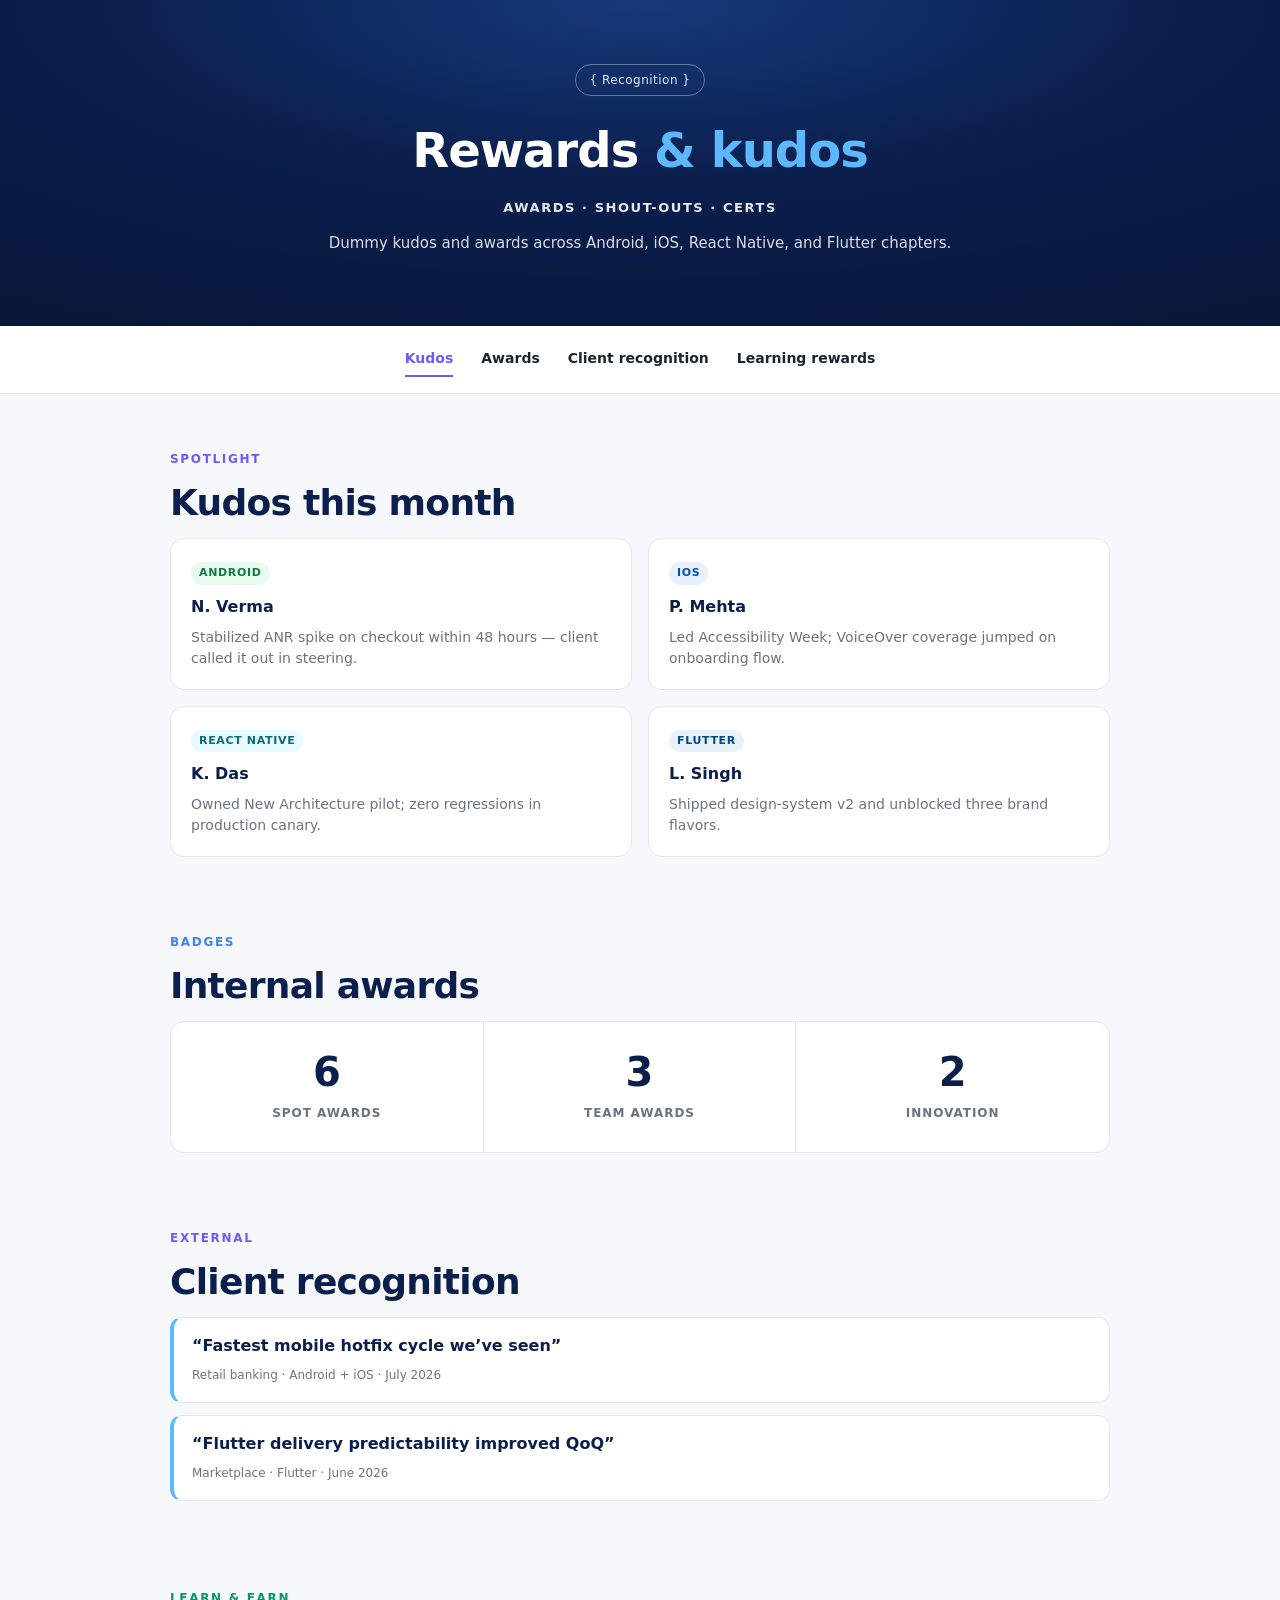
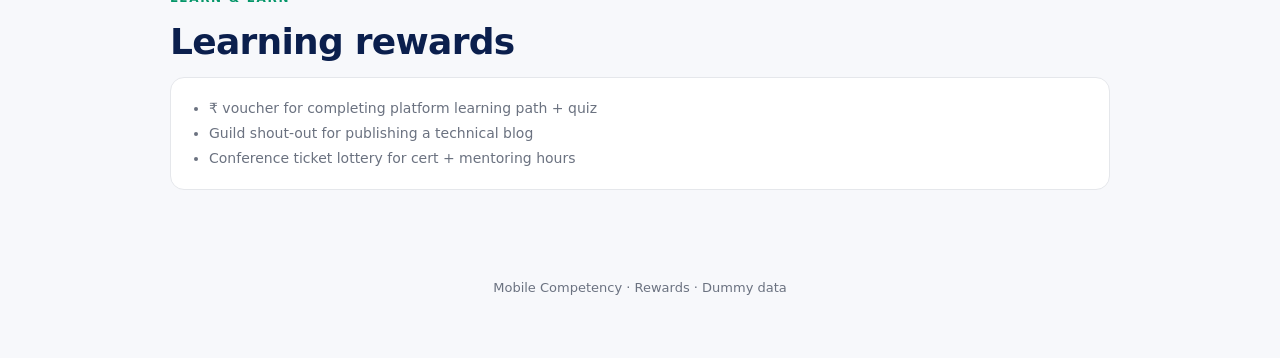
<file: rewards.html>
<!DOCTYPE html>
<html lang="en">
<head>
  <meta charset="UTF-8" />
  <meta name="viewport" content="width=device-width, initial-scale=1" />
  <title>Rewards · Mobile Competency</title>
  <link rel="stylesheet" href="css/styles.css" />
</head>
<body>
  <!--
  <header class="site-header">
    <a class="brand" href="home.html">
      <div class="brand-mark">M</div>
      Mobile Competency Newsletter
    </a>
    <nav class="top-nav" aria-label="Site">
      <a href="home.html">Home</a>
      <a href="genai.html">GenAI</a>
      <a href="blogs.html">Blogs</a>
      <a href="growth.html">Growth</a>
      <a href="learning.html">Learning</a>
      <a href="initiatives.html">Initiatives</a>
      <a href="compliances.html">Compliances</a>
      <a href="rewards.html" class="active">Rewards</a>
      <a href="archive.html">Archive</a>
    </nav>
  </header>
  -->

  <section class="hero">
    <div class="hero-pill">{ Recognition }</div>
    <h1>Rewards <span>&amp; kudos</span></h1>
    <div class="hero-issue">AWARDS · SHOUT-OUTS · CERTS</div>
    <p>Dummy kudos and awards across Android, iOS, React Native, and Flutter chapters.</p>
  </section>

  <nav class="section-tabs" id="sectionTabs" aria-label="On this page">
    <a href="#kudos">Kudos</a>
    <a href="#awards">Awards</a>
    <a href="#client">Client recognition</a>
    <a href="#certs">Learning rewards</a>
  </nav>

  <main>
    <section class="section" id="kudos">
      <div class="eyebrow">SPOTLIGHT</div>
      <h2>Kudos this month</h2>
      <div class="card-grid">
        <div class="card">
          <span class="platform-tag android">ANDROID</span>
          <h3>N. Verma</h3>
          <p>Stabilized ANR spike on checkout within 48 hours — client called it out in steering.</p>
        </div>
        <div class="card">
          <span class="platform-tag ios">IOS</span>
          <h3>P. Mehta</h3>
          <p>Led Accessibility Week; VoiceOver coverage jumped on onboarding flow.</p>
        </div>
        <div class="card">
          <span class="platform-tag rn">REACT NATIVE</span>
          <h3>K. Das</h3>
          <p>Owned New Architecture pilot; zero regressions in production canary.</p>
        </div>
        <div class="card">
          <span class="platform-tag flutter">FLUTTER</span>
          <h3>L. Singh</h3>
          <p>Shipped design-system v2 and unblocked three brand flavors.</p>
        </div>
      </div>
    </section>

    <section class="section" id="awards">
      <div class="eyebrow blue">BADGES</div>
      <h2>Internal awards</h2>
      <div class="metrics">
        <div class="metric"><strong>6</strong><span>SPOT AWARDS</span></div>
        <div class="metric"><strong>3</strong><span>TEAM AWARDS</span></div>
        <div class="metric"><strong>2</strong><span>INNOVATION</span></div>
      </div>
    </section>

    <section class="section" id="client">
      <div class="eyebrow">EXTERNAL</div>
      <h2>Client recognition</h2>
      <div class="announcement">
        <strong>“Fastest mobile hotfix cycle we’ve seen”</strong>
        <span>Retail banking · Android + iOS · July 2026</span>
      </div>
      <div class="announcement">
        <strong>“Flutter delivery predictability improved QoQ”</strong>
        <span>Marketplace · Flutter · June 2026</span>
      </div>
    </section>

    <section class="section" id="certs">
      <div class="eyebrow green">LEARN &amp; EARN</div>
      <h2>Learning rewards</h2>
      <div class="card">
        <ul>
          <li>₹ voucher for completing platform learning path + quiz</li>
          <li>Guild shout-out for publishing a technical blog</li>
          <li>Conference ticket lottery for cert + mentoring hours</li>
        </ul>
      </div>
    </section>
  </main>

  <footer>Mobile Competency · Rewards · Dummy data</footer>
  <script src="js/scroll-spy.js"></script>
</body>
</html>
</file>
<file: css/styles.css>
:root {
  --navy: #0b1f4d;
  --navy-deep: #071536;
  --sky: #5eb8ff;
  --purple: #6b5bff;
  --text: #1a2332;
  --muted: #6b7280;
  --line: #e5e7eb;
  --bg: #f7f8fb;
  --android: #3ddc84;
  --ios: #007aff;
  --rn: #61dafb;
  --flutter: #02569b;
}

* { box-sizing: border-box; margin: 0; padding: 0; }
html { scroll-behavior: smooth; }
body {
  font-family: "Segoe UI", system-ui, -apple-system, sans-serif;
  color: var(--text);
  background: #fff;
  line-height: 1.5;
}
a { color: inherit; text-decoration: none; }

.site-header {
  display: flex;
  align-items: center;
  justify-content: space-between;
  gap: 16px;
  padding: 14px 28px;
  border-bottom: 1px solid var(--line);
  background: #fff;
  position: sticky;
  top: 0;
  z-index: 40;
}
.brand {
  display: flex;
  align-items: center;
  gap: 10px;
  font-weight: 700;
  font-size: 15px;
  white-space: nowrap;
}
.brand-mark {
  width: 28px;
  height: 28px;
  border-radius: 8px;
  background: linear-gradient(135deg, var(--navy), var(--sky));
  color: #fff;
  display: grid;
  place-items: center;
  font-size: 12px;
  font-weight: 800;
}
.top-nav {
  display: flex;
  flex-wrap: wrap;
  gap: 14px 18px;
  justify-content: flex-end;
  font-size: 14px;
  font-weight: 600;
}
.top-nav a:hover { color: var(--purple); }
.top-nav a.active { color: var(--purple); }

.hero {
  background: radial-gradient(1200px 400px at 50% 0%, #163a7a 0%, var(--navy) 45%, var(--navy-deep) 100%);
  color: #fff;
  text-align: center;
  padding: 64px 20px 72px;
}
.hero-pill {
  display: inline-block;
  border: 1px solid rgba(255, 255, 255, 0.35);
  border-radius: 999px;
  padding: 6px 14px;
  font-size: 12px;
  letter-spacing: 0.04em;
  margin-bottom: 18px;
  color: #dbeafe;
}
.hero h1 {
  font-size: clamp(28px, 5vw, 48px);
  font-weight: 800;
  letter-spacing: -0.02em;
  margin-bottom: 12px;
}
.hero h1 span { color: var(--sky); }
.hero-issue {
  font-size: 13px;
  letter-spacing: 0.12em;
  font-weight: 600;
  opacity: 0.9;
  margin-bottom: 14px;
}
.hero p {
  max-width: 680px;
  margin: 0 auto;
  font-size: 15px;
  opacity: 0.85;
}

.section-tabs {
  display: flex;
  justify-content: center;
  gap: 28px;
  padding: 16px 20px;
  border-bottom: 1px solid var(--line);
  background: #fff;
  position: sticky;
  top: 0;
  z-index: 30;
  overflow-x: auto;
  white-space: nowrap;
  -webkit-overflow-scrolling: touch;
}
.section-tabs a {
  font-size: 14px;
  font-weight: 700;
  color: var(--text);
  padding: 6px 0;
  border-bottom: 2px solid transparent;
}
.section-tabs a:hover,
.section-tabs a.active {
  color: var(--purple);
  border-bottom-color: var(--purple);
}

main { background: var(--bg); min-height: 40vh; }
.section {
  max-width: 980px;
  margin: 0 auto;
  padding: 56px 20px 20px;
  scroll-margin-top: 72px;
}
.section:last-of-type { padding-bottom: 48px; }
.eyebrow {
  font-size: 12px;
  font-weight: 800;
  letter-spacing: 0.14em;
  color: var(--purple);
  margin-bottom: 8px;
}
.eyebrow.blue { color: #3b82f6; }
.eyebrow.green { color: #059669; }
.eyebrow.orange { color: #ea580c; }
.section h2 {
  font-size: clamp(26px, 4vw, 36px);
  color: var(--navy);
  margin-bottom: 8px;
  letter-spacing: -0.02em;
}
.section .lead {
  color: var(--muted);
  margin-bottom: 24px;
  max-width: 680px;
}

.metrics {
  display: grid;
  grid-template-columns: repeat(3, 1fr);
  background: #fff;
  border: 1px solid var(--line);
  border-radius: 14px;
  overflow: hidden;
}
.metrics.four { grid-template-columns: repeat(4, 1fr); }
.metric {
  text-align: center;
  padding: 28px 16px;
  border-right: 1px solid var(--line);
}
.metric:last-child { border-right: none; }
.metric strong {
  display: block;
  font-size: 40px;
  color: var(--navy);
  line-height: 1.1;
  margin-bottom: 6px;
}
.metric span {
  font-size: 12px;
  font-weight: 700;
  letter-spacing: 0.08em;
  color: var(--muted);
}

.card-grid {
  display: grid;
  grid-template-columns: repeat(2, 1fr);
  gap: 16px;
}
.card-grid.three { grid-template-columns: repeat(3, 1fr); }
.card-grid.four { grid-template-columns: repeat(4, 1fr); }
.card {
  background: #fff;
  border: 1px solid var(--line);
  border-radius: 14px;
  padding: 20px;
}
.card h3 {
  font-size: 16px;
  margin-bottom: 8px;
  color: var(--navy);
}
.card p,
.card li { color: var(--muted); font-size: 14px; }
.card ul { padding-left: 18px; }
.card ul li + li { margin-top: 4px; }

.platform-tag {
  display: inline-block;
  font-size: 11px;
  font-weight: 800;
  letter-spacing: 0.06em;
  padding: 3px 8px;
  border-radius: 999px;
  margin-bottom: 10px;
}
.platform-tag.android { background: #e8faf0; color: #0f7a3f; }
.platform-tag.ios { background: #e8f1ff; color: #0051a8; }
.platform-tag.rn { background: #e8fbff; color: #0a6a80; }
.platform-tag.flutter { background: #e8f2fa; color: #024a84; }

.two-col {
  display: grid;
  grid-template-columns: 1fr 1fr;
  gap: 16px;
}
.hit { border-left: 4px solid #22c55e; }
.miss { border-left: 4px solid #ef4444; }

.table-wrap {
  background: #fff;
  border: 1px solid var(--line);
  border-radius: 14px;
  overflow: auto;
}
table {
  width: 100%;
  border-collapse: collapse;
  font-size: 14px;
}
th, td {
  text-align: left;
  padding: 12px 16px;
  border-bottom: 1px solid var(--line);
}
th {
  background: #f3f4f6;
  color: var(--navy);
  font-size: 12px;
  letter-spacing: 0.06em;
}
tr:last-child td { border-bottom: none; }
.status {
  font-weight: 700;
  font-size: 12px;
  letter-spacing: 0.04em;
}
.status.open { color: #059669; }
.status.active { color: #2563eb; }
.status.paused { color: #d97706; }
.status.done { color: #6b7280; }

.announcement {
  background: #fff;
  border: 1px solid var(--line);
  border-left: 4px solid var(--sky);
  border-radius: 12px;
  padding: 16px 18px;
  margin-bottom: 12px;
}
.announcement strong { display: block; color: var(--navy); margin-bottom: 4px; }
.announcement span { font-size: 12px; color: var(--muted); }

footer {
  text-align: center;
  padding: 40px 20px 60px;
  color: var(--muted);
  font-size: 13px;
  background: var(--bg);
}

@media (max-width: 900px) {
  .site-header { flex-direction: column; align-items: flex-start; }
  .top-nav { justify-content: flex-start; }
  .section-tabs { justify-content: flex-start; top: 0; }
  .metrics,
  .metrics.four,
  .card-grid,
  .card-grid.three,
  .card-grid.four,
  .two-col { grid-template-columns: 1fr; }
  .metric { border-right: none; border-bottom: 1px solid var(--line); }
  .metric:last-child { border-bottom: none; }
}
</file>
